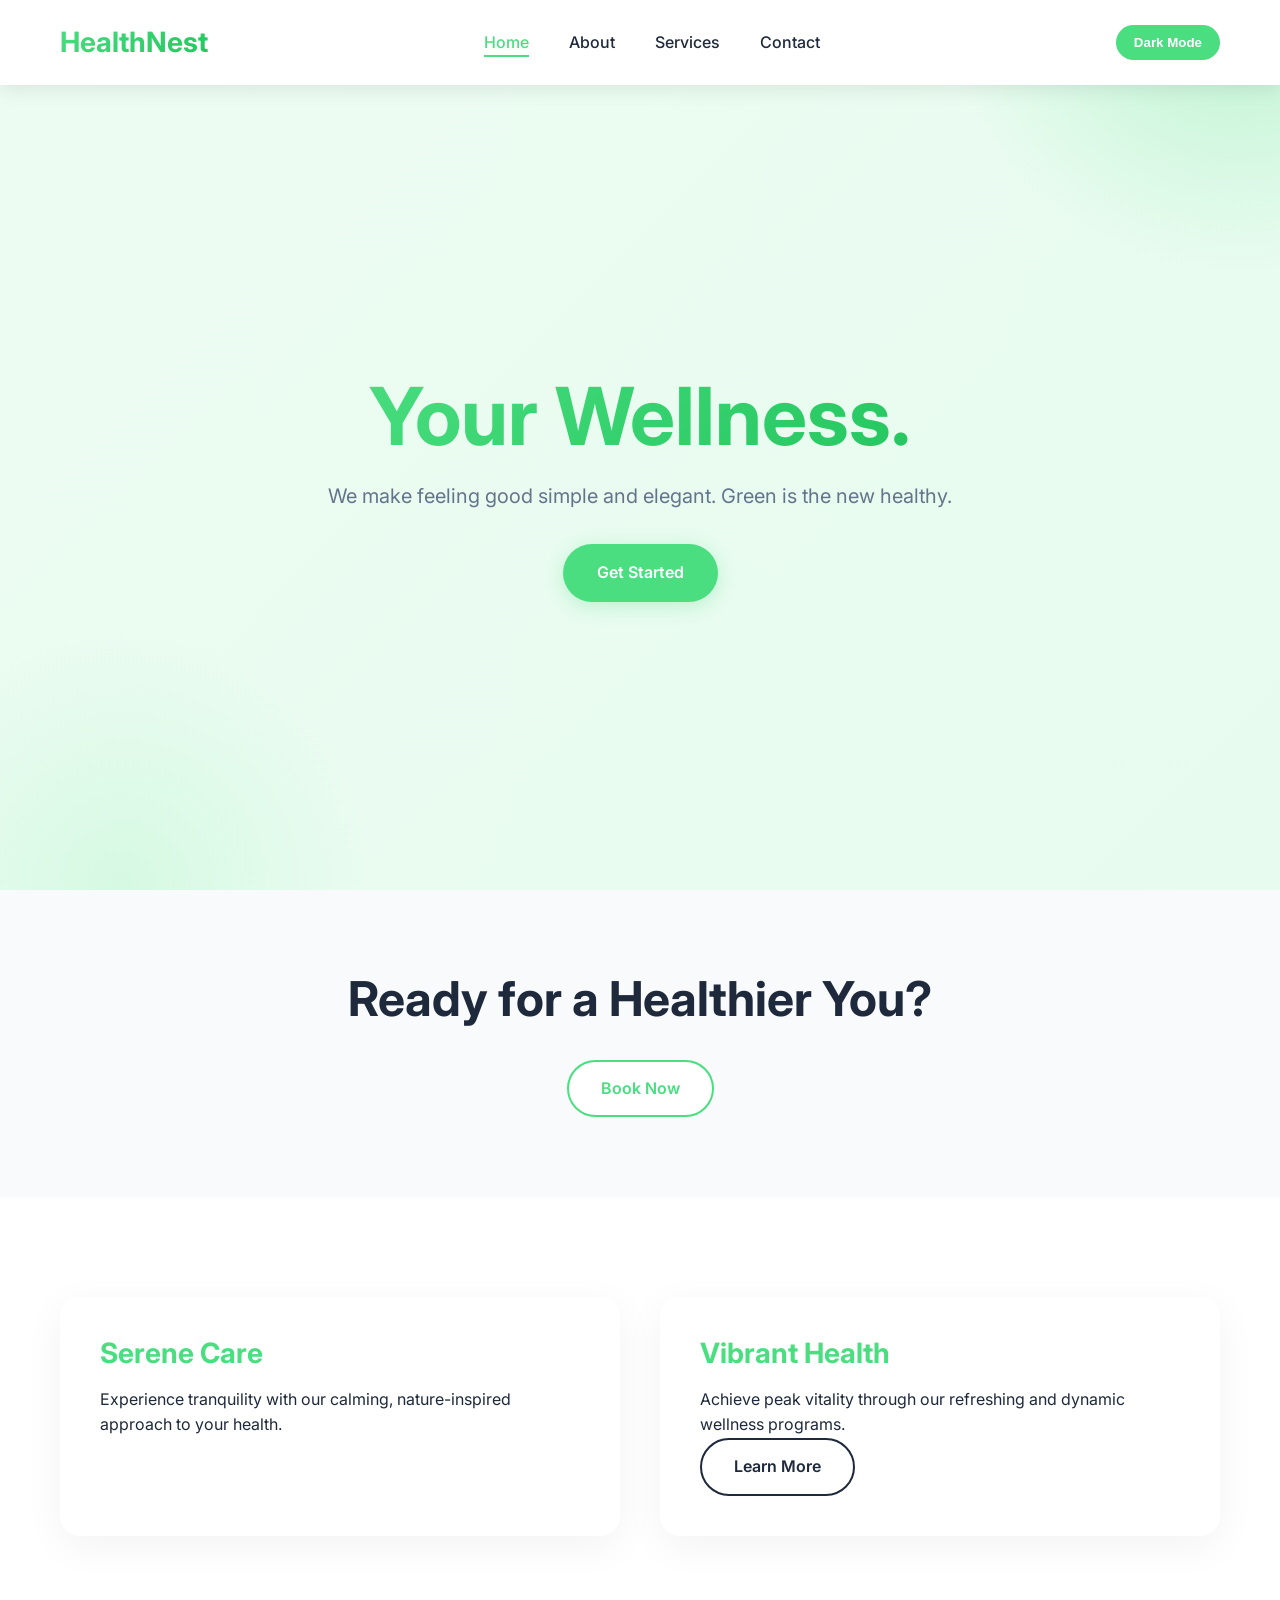
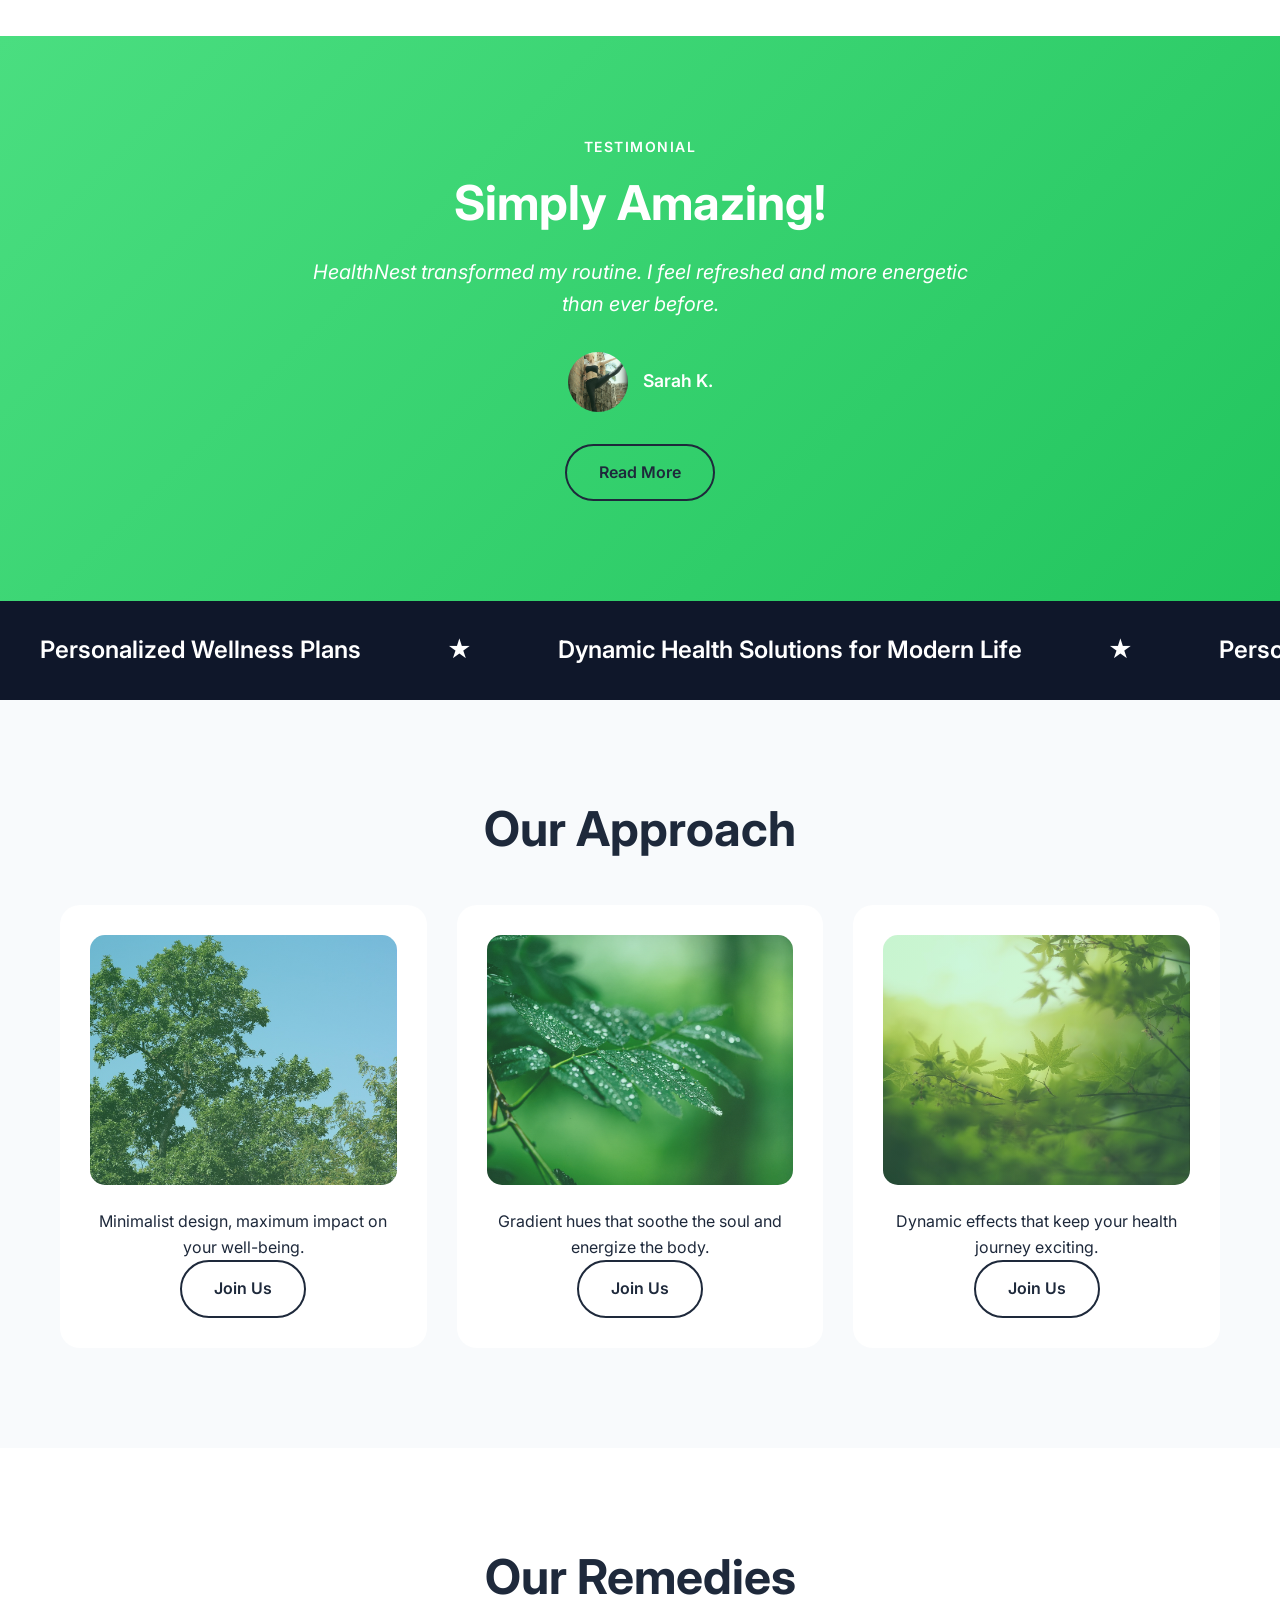
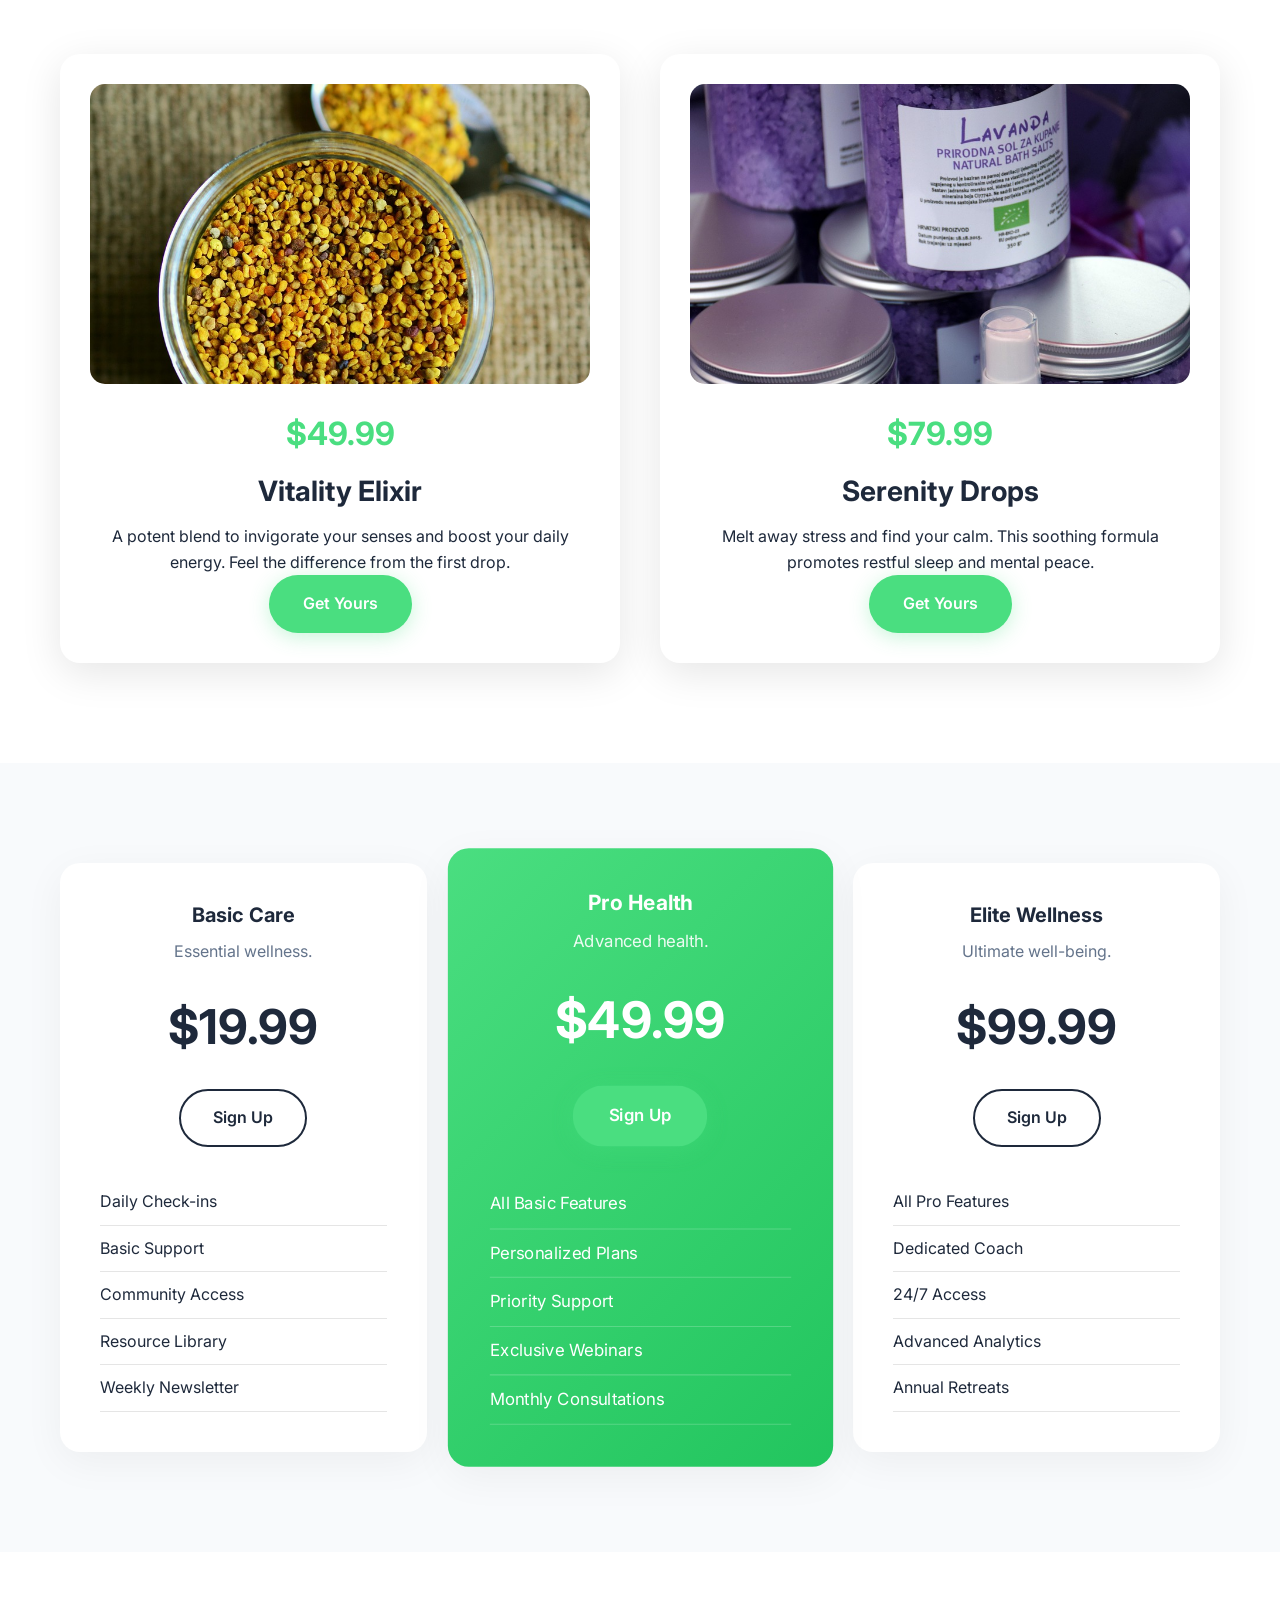
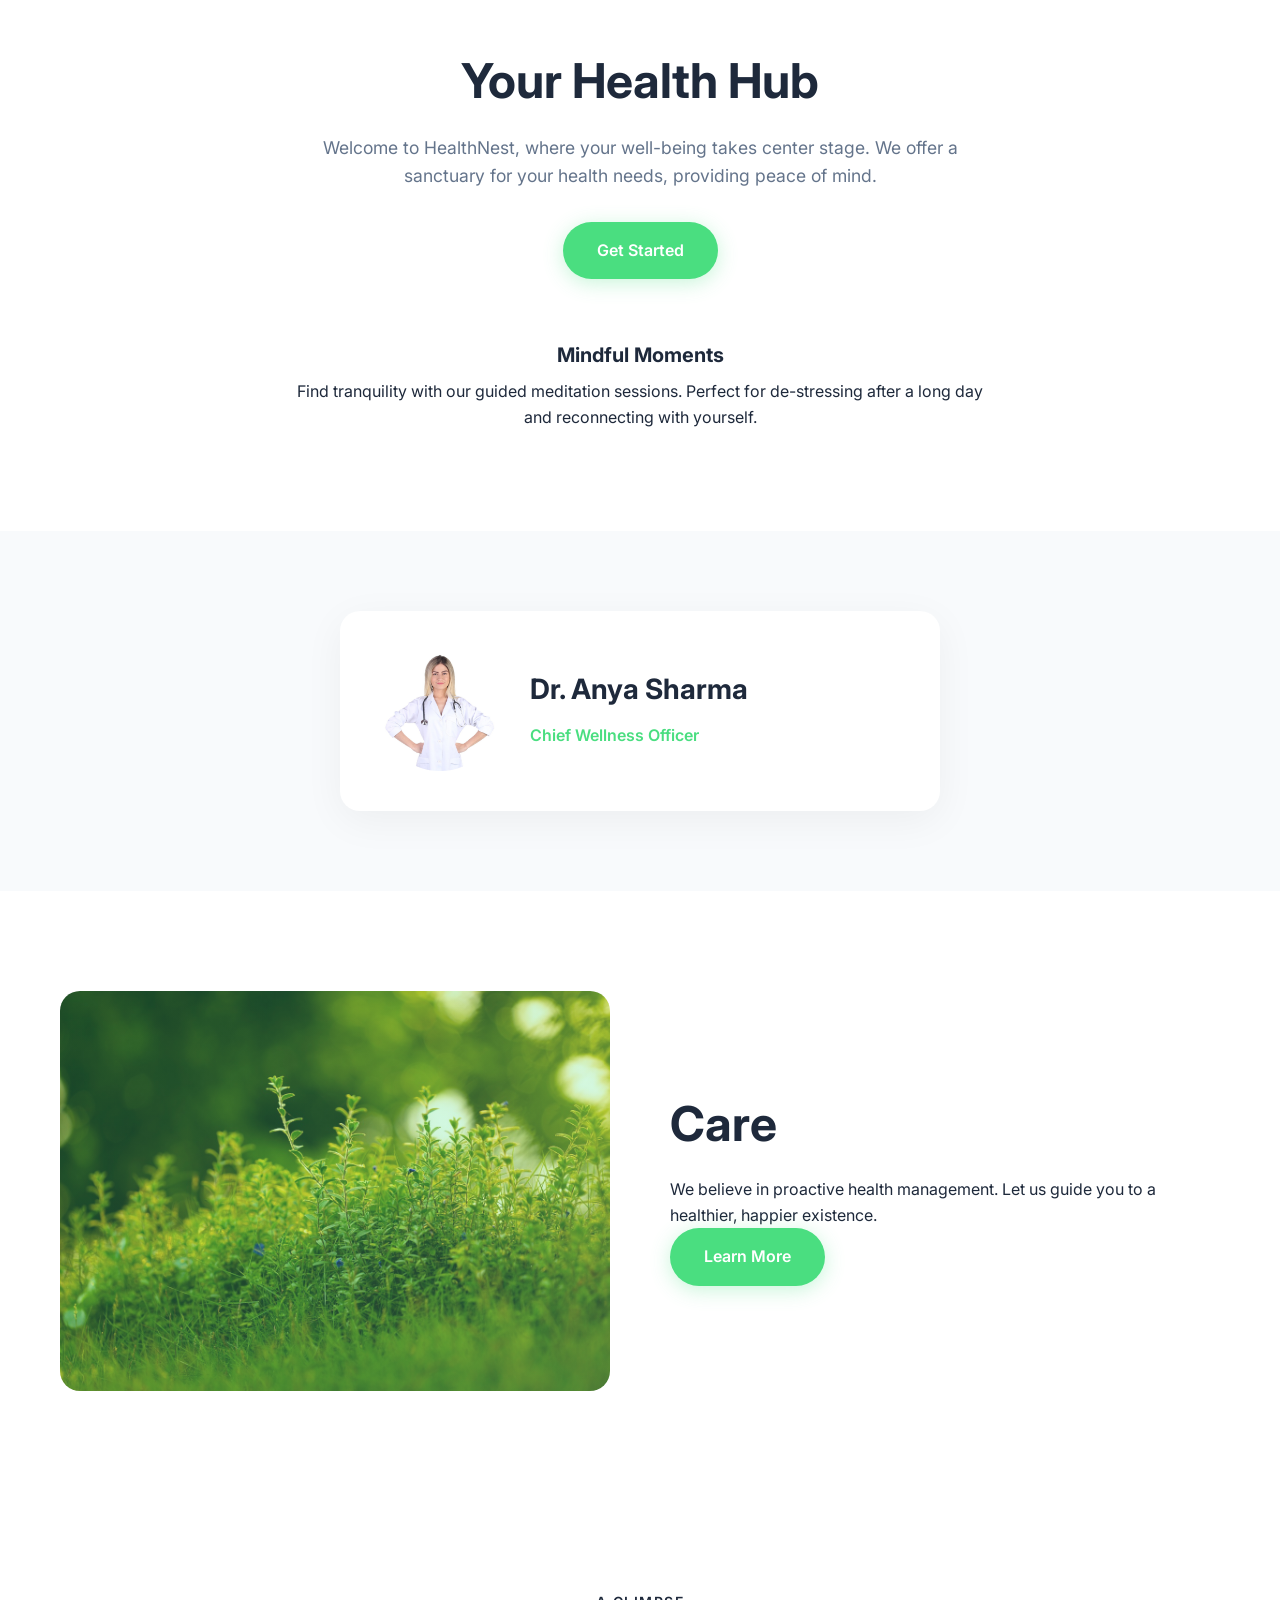
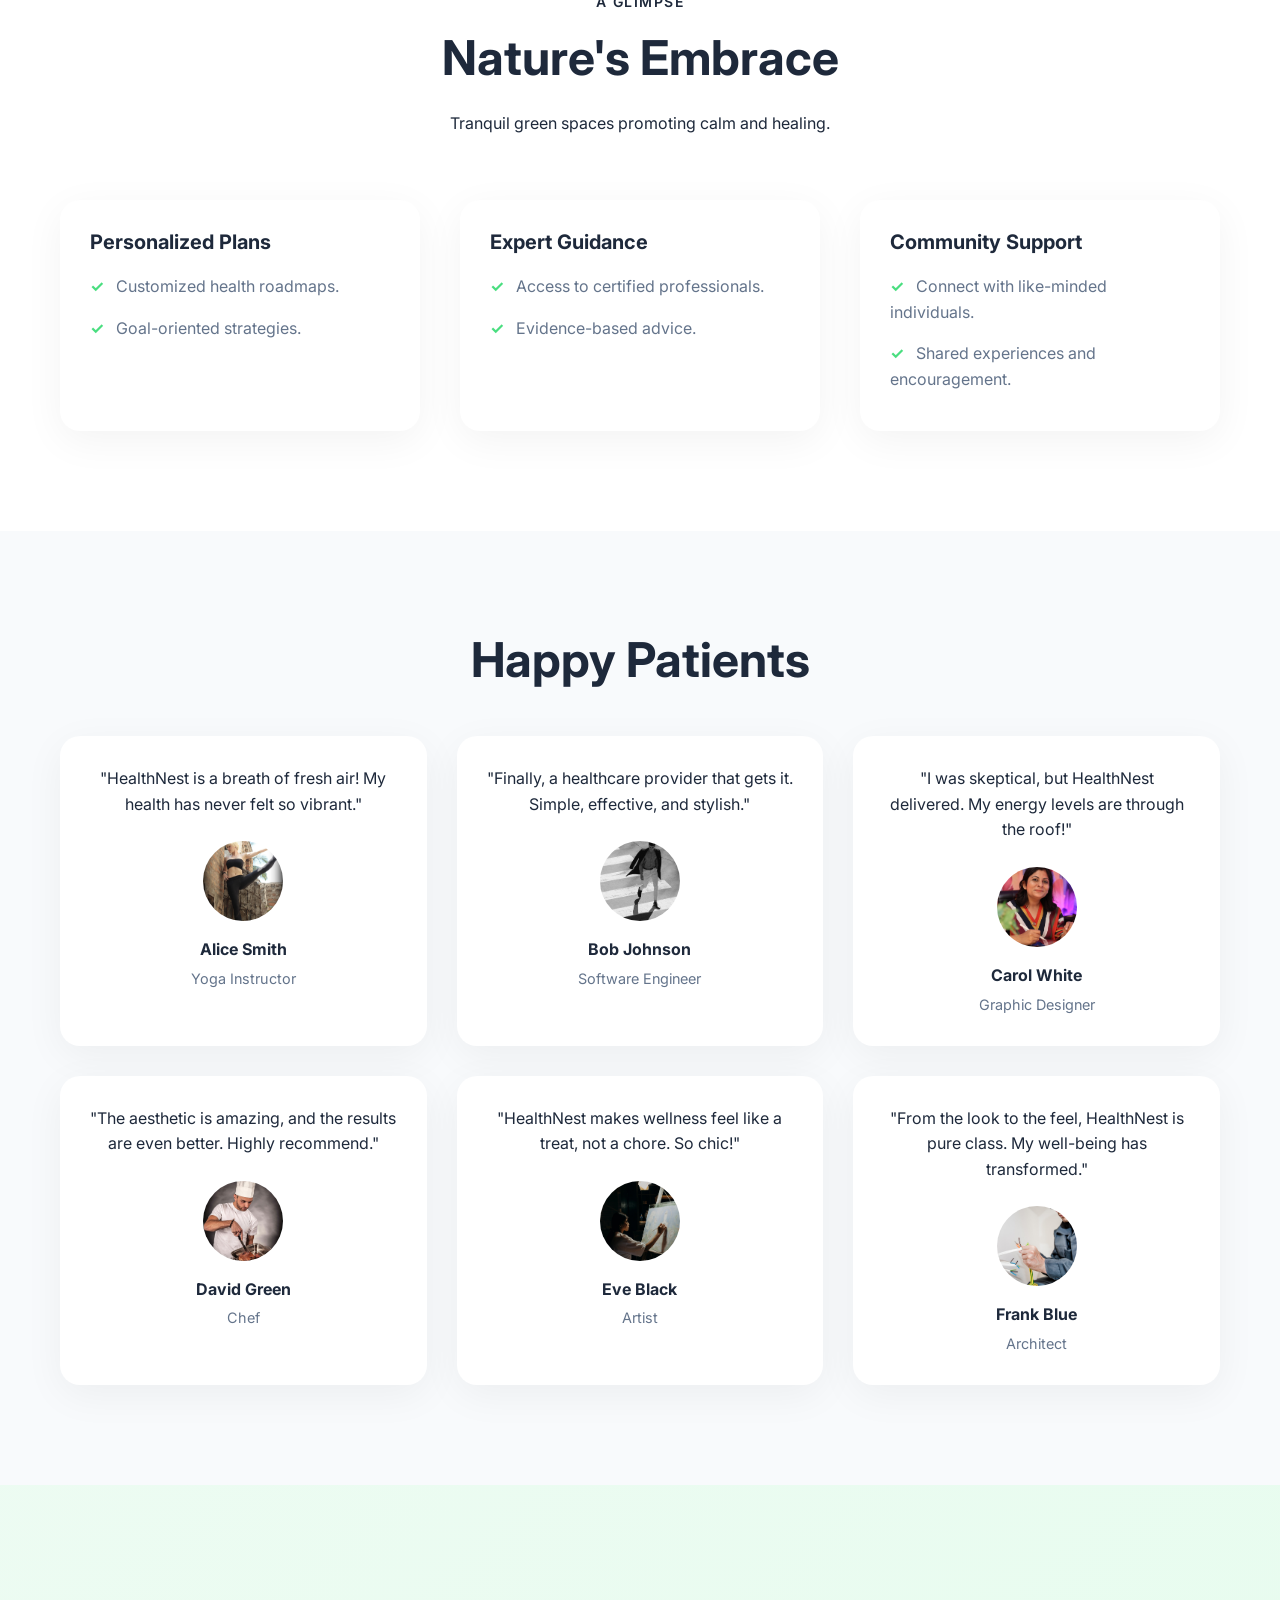
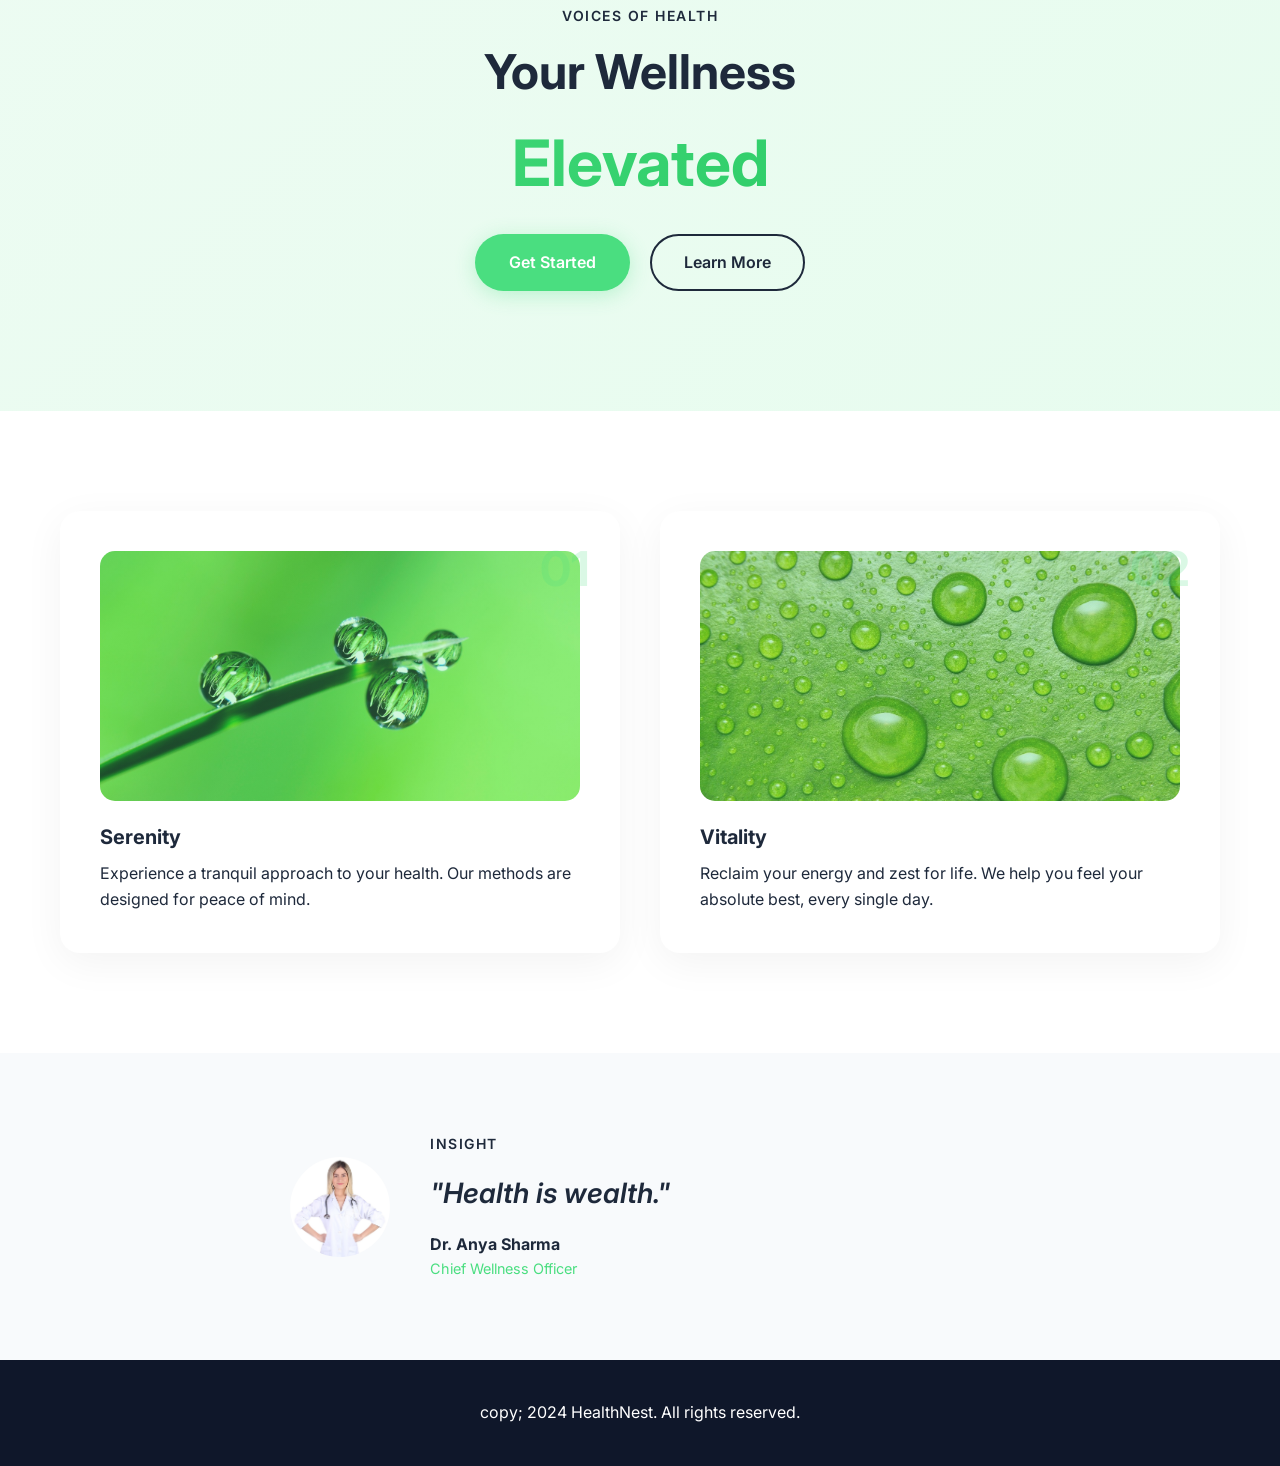
<file: index.html>
<!DOCTYPE html>
<html lang="en">
<head>
    <meta charset="UTF-8">
    <meta name="viewport" content="width=device-width, initial-scale=1.0">
    <title>HealthNest - Your Wellness</title>
    <link rel="stylesheet" href="capstone.css">
    <link rel="preconnect" href="https://fonts.googleapis.com">
    <link rel="preconnect" href="https://fonts.gstatic.com" crossorigin>
    <link href="https://fonts.googleapis.com/css2?family=Inter:wght@300;400;500;600;700&display=swap" rel="stylesheet">
</head>
<body>
    <!-- navbar section -->
<nav class="navbar">
    <div class="container nav-container">
        <a href="index.html" class="logo">HealthNest</a>
        <ul class="nav-menu">
            <li><a href="index.html" class="nav-link active">Home</a></li>
            <li><a href="about-us.html" class="nav-link">About</a></li>
            <li><a href="services.html" class="nav-link">Services</a></li>
            <li><a href="contact.html" class="nav-link">Contact</a></li>
        </ul>

        <button id="theme-toggle" class="theme-btn">Dark Mode</button>
    </div>
</nav>


    <!-- hero section -->
    <header class="hero">
        <div class="container">
            <h1 class="hero-title">Your Wellness.</h1>
            <p class="hero-subtitle">We make feeling good simple and elegant. Green is the new healthy.</p>
            <a href="#" class="btn btn-primary">Get Started</a>
        </div>
    </header>
    <!-- below hero section -->
    <section class="cta-section">
        <div class="container">
            <h2>Ready for a Healthier You?</h2>
            <a href="#" class="btn btn-secondary">Book Now</a>
        </div>
    </section>

    <!-- service cards -->
    <section class="services">
        <div class="container">
            <div class="service-grid">
                <div class="service-card">
                    <h3>Serene Care</h3>
                    <p>Experience tranquility with our calming, nature-inspired approach to your health.</p>
                </div>
                <div class="service-card">
                    <h3>Vibrant Health</h3>
                    <p>Achieve peak vitality through our refreshing and dynamic wellness programs.</p>
                    <a href="#" class="btn btn-outline">Learn More</a>
                </div>
            </div>
        </div>
    </section>

    <!-- testimonial section -->
    <section class="testimonial-featured">
        <div class="container">
            <p class="label">Testimonial</p>
            <h2>Simply Amazing!</h2>
            <p class="quote">HealthNest transformed my routine. I feel refreshed and more energetic than ever before.</p>
            <div class="testimonial-author">
                <div class="author-image"></div>
                <p class="author-name">Sarah K.</p>
            </div>
            <a href="#" class="btn btn-outline">Read More</a>
        </div>
    </section>

    <!-- below testimonial -->
    <section class="marquee-section">
        <div class="marquee">
            <div class="marquee-content">
                <span>Personalized Wellness Plans</span>
                <span>★</span>
                <span>Dynamic Health Solutions for Modern Life</span>
                <span>★</span>
                <span>Personalized Wellness Plans</span>
                <span>★</span>
                <span>Dynamic Health Solutions for Modern Life</span>
                <span>★</span>
            </div>
        </div>
    </section>

    <!-- our approach section -->
    <section class="approach">
        <div class="container">
            <h2>Our Approach</h2>
            <div class="approach-grid">
                <div class="approach-card">
                    <div class="approach-image gradient-1"></div>
                    <p>Minimalist design, maximum impact on your well-being.</p>
                    <a href="#" class="btn btn-outline">Join Us</a>
                </div>
                <div class="approach-card">
                    <div class="approach-image gradient-2"></div>
                    <p>Gradient hues that soothe the soul and energize the body.</p>
                    <a href="#" class="btn btn-outline">Join Us</a>
                </div>
                <div class="approach-card">
                    <div class="approach-image gradient-3"></div>
                    <p>Dynamic effects that keep your health journey exciting.</p>
                    <a href="#" class="btn btn-outline">Join Us</a>
                </div>
            </div>
        </div>
    </section>

    <!-- products section -->
    <section class="products">
        <div class="container">
            <h2>Our Remedies</h2>
            <div class="product-grid">
                <div class="product-card">
                    <div class="product-image nature-1"></div>
                    <p class="product-price">$49.99</p>
                    <h3>Vitality Elixir</h3>
                    <p>A potent blend to invigorate your senses and boost your daily energy. Feel the difference from the first drop.</p>
                    <a href="#" class="btn btn-primary">Get Yours</a>
                </div>
                <div class="product-card">
                    <div class="product-image nature-2"></div>
                    <p class="product-price">$79.99</p>
                    <h3>Serenity Drops</h3>
                    <p>Melt away stress and find your calm. This soothing formula promotes restful sleep and mental peace.</p>
                    <a href="#" class="btn btn-primary">Get Yours</a>
                </div>
            </div>
        </div>
    </section>

    <!-- prizing cards section -->
    <section class="pricing">
        <div class="container">
            <div class="pricing-grid">
                <div class="pricing-card">
                    <h4>Basic Care</h4>
                    <p class="pricing-subtitle">Essential wellness.</p>
                    <p class="pricing-amount">$19.99</p>
                    <a href="#" class="btn btn-outline">Sign Up</a>
                    <ul class="pricing-features">
                        <li>Daily Check-ins</li>
                        <li>Basic Support</li>
                        <li>Community Access</li>
                        <li>Resource Library</li>
                        <li>Weekly Newsletter</li>
                    </ul>
                </div>
                <div class="pricing-card featured">
                    <h4>Pro Health</h4>
                    <p class="pricing-subtitle">Advanced health.</p>
                    <p class="pricing-amount">$49.99</p>
                    <a href="#" class="btn btn-primary">Sign Up</a>
                    <ul class="pricing-features">
                        <li>All Basic Features</li>
                        <li>Personalized Plans</li>
                        <li>Priority Support</li>
                        <li>Exclusive Webinars</li>
                        <li>Monthly Consultations</li>
                    </ul>
                </div>
                <div class="pricing-card">
                    <h4>Elite Wellness</h4>
                    <p class="pricing-subtitle">Ultimate well-being.</p>
                    <p class="pricing-amount">$99.99</p>
                    <a href="#" class="btn btn-outline">Sign Up</a>
                    <ul class="pricing-features">
                        <li>All Pro Features</li>
                        <li>Dedicated Coach</li>
                        <li>24/7 Access</li>
                        <li>Advanced Analytics</li>
                        <li>Annual Retreats</li>
                    </ul>
                </div>
            </div>
        </div>
    </section>

    <!-- health hub section -->
    <section class="health-hub">
        <div class="container">
            <h2>Your Health Hub</h2>
            <p class="hub-description">Welcome to HealthNest, where your well-being takes center stage. We offer a sanctuary for your health needs, providing peace of mind.</p>
            <a href="#" class="btn btn-primary">Get Started</a>
            <div class="mindful-section">
                <h4>Mindful Moments</h4>
                <p>Find tranquility with our guided meditation sessions. Perfect for de-stressing after a long day and reconnecting with yourself.</p>
            </div>
        </div>
    </section>

    <!-- doctor card -->
    <section class="team">
        <div class="container">
            <div class="team-card">
                <div class="team-image"></div>
                <div class="team-info">
                    <h3>Dr. Anya Sharma</h3>
                    <p class="team-role">Chief Wellness Officer</p>
                </div>
            </div>
        </div>
    </section>

    <!-- care section -->
    <section class="care-section">
        <div class="container">
            <div class="care-content">
                <div class="care-image nature-bg"></div>
                <div class="care-text">
                    <h2>Care</h2>
                    <p>We believe in proactive health management. Let us guide you to a healthier, happier existence.</p>
                    <a href="#" class="btn btn-primary">Learn More</a>
                </div>
            </div>
        </div>
    </section>

    <!-- <section class="holistic-health">
        <div class="container">
            <div class="section-header">
                <p class="label">Our Approach</p>
                <h2>Holistic Health Solutions</h2>
                <p>Experience comprehensive care designed for your unique needs. We focus on prevention and lasting well-being.</p>
            </div>
            <div class="tabs">
                <input type="radio" name="health-tabs" id="tab1" checked>
                <input type="radio" name="health-tabs" id="tab2">
                <input type="radio" name="health-tabs" id="tab3">
                <input type="radio" name="health-tabs" id="tab4">
                <input type="radio" name="health-tabs" id="tab5">
                <input type="radio" name="health-tabs" id="tab6">
                
                <div class="tab-labels">
                    <label for="tab1">Nutrition</label>
                    <label for="tab2">Fitness</label>
                    <label for="tab3">Mental</label>
                    <label for="tab4">Sleep</label>
                    <label for="tab5">Recovery</label>
                    <label for="tab6">Prevention</label>
                </div>
                
                <div class="tab-content">
                    <div class="tab-panel">
                        <div class="tab-image nature-3"></div>
                        <p>Tailored dietary plans to fuel your body optimally. We focus on whole foods and sustainable eating habits.</p>
                    </div>
                    <div class="tab-panel">
                        <div class="tab-image nature-4"></div>
                        <p>Personalized fitness routines that adapt to your progress and goals. Get stronger and more agile with expert guidance.</p>
                    </div>
                    <div class="tab-panel">
                        <div class="tab-image nature-5"></div>
                        <p>Techniques and support for emotional balance and mental clarity. Cultivate inner peace and resilience.</p>
                    </div>
                    <div class="tab-panel">
                        <div class="tab-image nature-6"></div>
                        <p>Strategies for achieving deep, restorative sleep. Wake up feeling refreshed and energized every single day.</p>
                    </div>
                    <div class="tab-panel">
                        <div class="tab-image nature-7"></div>
                        <p>Advanced methods for faster and more effective physical recovery. Get back to your best self quickly.</p>
                    </div>
                    <div class="tab-panel">
                        <div class="tab-image nature-8"></div>
                        <p>Proactive strategies to maintain peak health and prevent future issues. Stay ahead of potential health concerns.</p>
                    </div>
                </div>
            </div>
        </div>
    </section> -->

    <!-- glimpse section -->
    <section class="features">
        <div class="container">
            <div class="section-header">
                <p class="label">A Glimpse</p>
                <h2>Nature's Embrace</h2>
                <p>Tranquil green spaces promoting calm and healing.</p>
            </div>
            <div class="features-grid">
                <div class="feature-card">
                    <h4>Personalized Plans</h4>
                    <ul>
                        <li>Customized health roadmaps.</li>
                        <li>Goal-oriented strategies.</li>
                    </ul>
                </div>
                <div class="feature-card">
                    <h4>Expert Guidance</h4>
                    <ul>
                        <li>Access to certified professionals.</li>
                        <li>Evidence-based advice.</li>
                    </ul>
                </div>
                <div class="feature-card">
                    <h4>Community Support</h4>
                    <ul>
                        <li>Connect with like-minded individuals.</li>
                        <li>Shared experiences and encouragement.</li>
                    </ul>
                </div>
            </div>
        </div>
    </section>

    <!-- happy patients section -->
    <section class="testimonials">
        <div class="container">
            <h2>Happy Patients</h2>
            <div class="testimonials-grid">
                <div class="testimonial-card">
                    <p>"HealthNest is a breath of fresh air! My health has never felt so vibrant."</p>
                    <div class="testimonial-avatar avatar-1"></div>
                    <p class="testimonial-name"><strong>Alice Smith</strong></p>
                    <p class="testimonial-role">Yoga Instructor</p>
                </div>
                <div class="testimonial-card">
                    <p>"Finally, a healthcare provider that gets it. Simple, effective, and stylish."</p>
                    <div class="testimonial-avatar avatar-2"></div>
                    <p class="testimonial-name"><strong>Bob Johnson</strong></p>
                    <p class="testimonial-role">Software Engineer</p>
                </div>
                <div class="testimonial-card">
                    <p>"I was skeptical, but HealthNest delivered. My energy levels are through the roof!"</p>
                    <div class="testimonial-avatar avatar-3"></div>
                    <p class="testimonial-name"><strong>Carol White</strong></p>
                    <p class="testimonial-role">Graphic Designer</p>
                </div>
                <div class="testimonial-card">
                    <p>"The aesthetic is amazing, and the results are even better. Highly recommend."</p>
                    <div class="testimonial-avatar avatar-4"></div>
                    <p class="testimonial-name"><strong>David Green</strong></p>
                    <p class="testimonial-role">Chef</p>
                </div>
                <div class="testimonial-card">
                    <p>"HealthNest makes wellness feel like a treat, not a chore. So chic!"</p>
                    <div class="testimonial-avatar avatar-5"></div>
                    <p class="testimonial-name"><strong>Eve Black</strong></p>
                    <p class="testimonial-role">Artist</p>
                </div>
                <div class="testimonial-card">
                    <p>"From the look to the feel, HealthNest is pure class. My well-being has transformed."</p>
                    <div class="testimonial-avatar avatar-6"></div>
                    <p class="testimonial-name"><strong>Frank Blue</strong></p>
                    <p class="testimonial-role">Architect</p>
                </div>
            </div>
        </div>
    </section>

    <!-- voices of health section -->
    <section class="final-cta">
        <div class="container">
            <p class="label">Voices of Health</p>
            <h2>Your Wellness</h2>
            <h3 class="cta-highlight">Elevated</h3>
            <div class="cta-buttons">
                <a href="#" class="btn btn-primary">Get Started</a>
                <a href="#" class="btn btn-outline">Learn More</a>
            </div>
        </div>
    </section>

    <!-- wellness-steps cards -->
    <section class="wellness-steps">
        <div class="container">
            <div class="steps-grid">
                <div class="step-card">
                    <div class="step-image step-1"></div>
                    <h4>Serenity</h4>
                    <span class="step-number">01</span>
                    <p>Experience a tranquil approach to your health. Our methods are designed for peace of mind.</p>
                </div>
                <div class="step-card">
                    <div class="step-image step-2"></div>
                    <h4>Vitality</h4>
                    <span class="step-number">02</span>
                    <p>Reclaim your energy and zest for life. We help you feel your absolute best, every single day.</p>
                </div>
            </div>
        </div>
    </section>

    <!-- before footer section-->
    <section class="insight">
        <div class="container">
            <div class="insight-content">
                <div class="insight-avatar"></div>
                <div class="insight-text">
                    <p class="label">Insight</p>
                    <p class="insight-quote">"Health is wealth."</p>
                    <p class="insight-author"><strong>Dr. Anya Sharma</strong></p>
                    <p class="insight-role">Chief Wellness Officer</p>
                </div>
            </div>
        </div>
    </section>

    <!-- footer section -->
    <footer class="footer">
        <div class="container">
            <p>copy; 2024 HealthNest. All rights reserved.</p>
        </div>
    </footer>
    <script src="./capstone.js"></script>
</body>
</html>
</file>
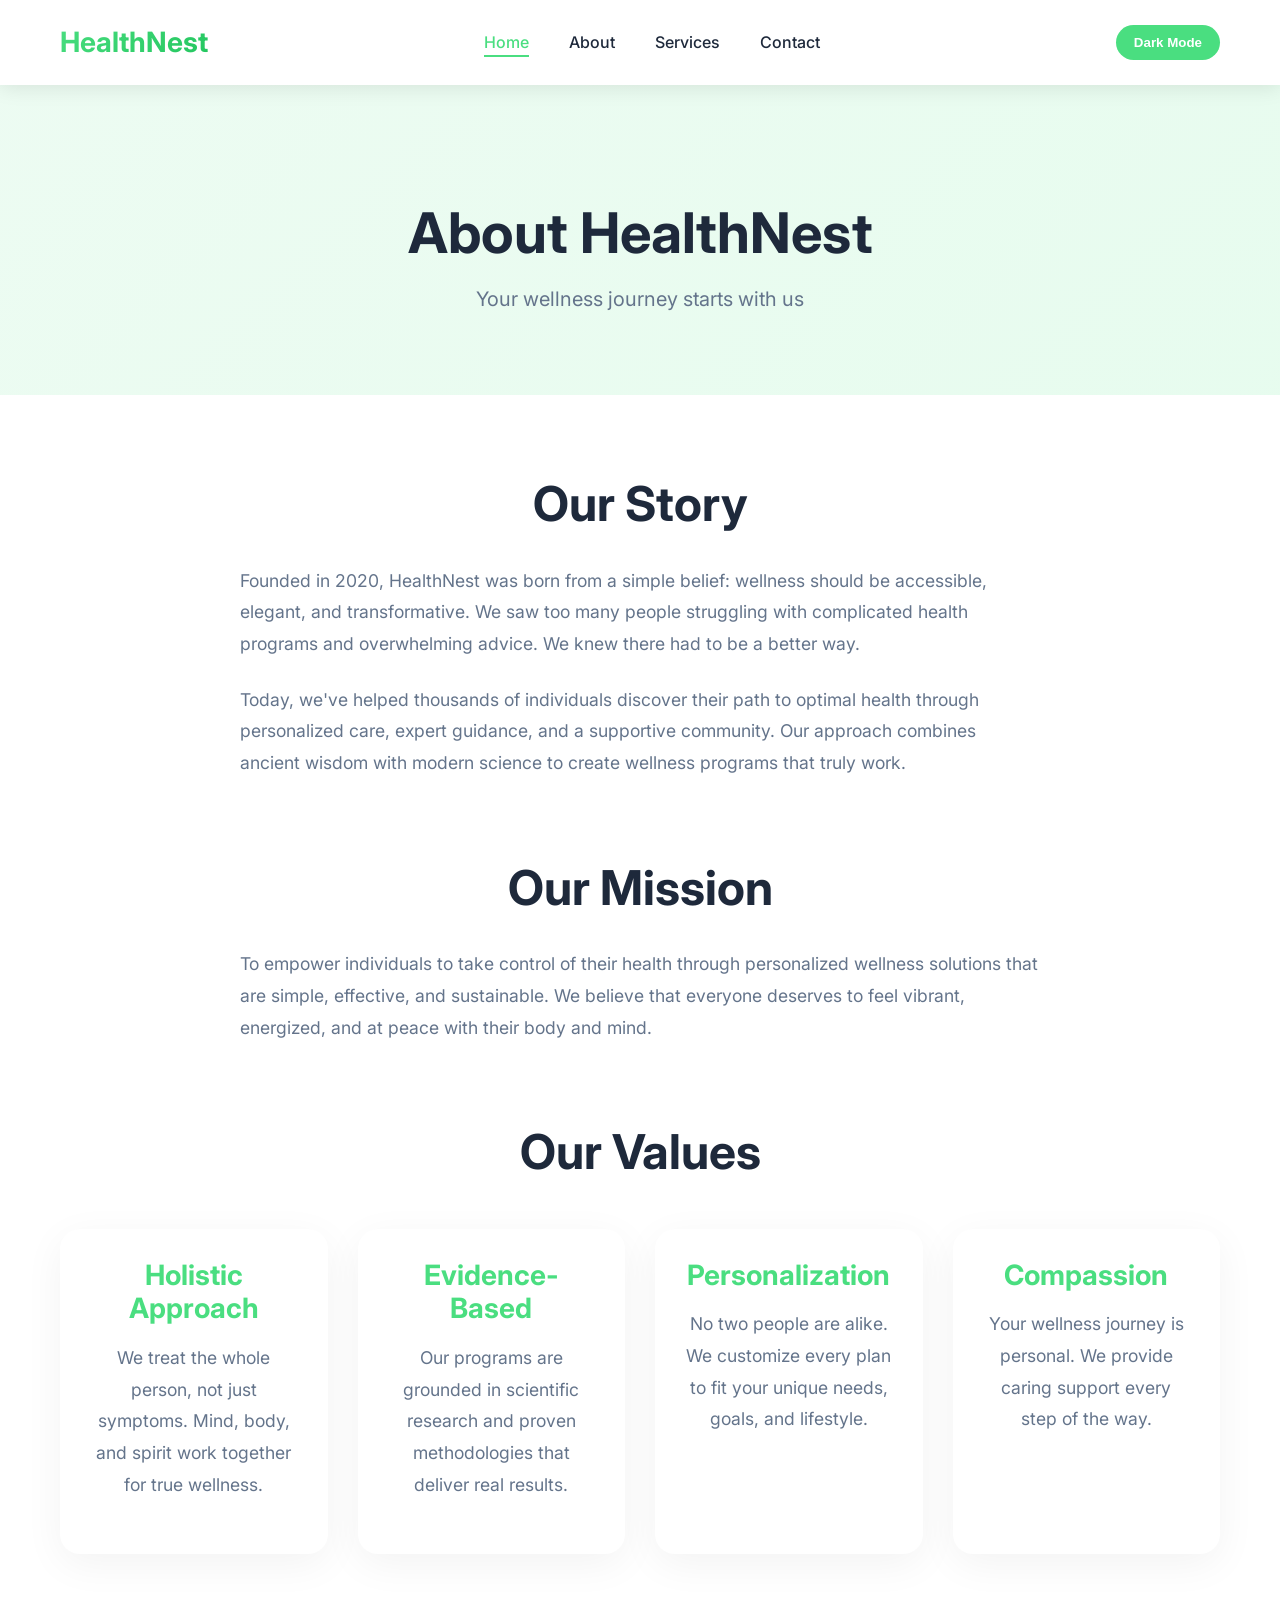
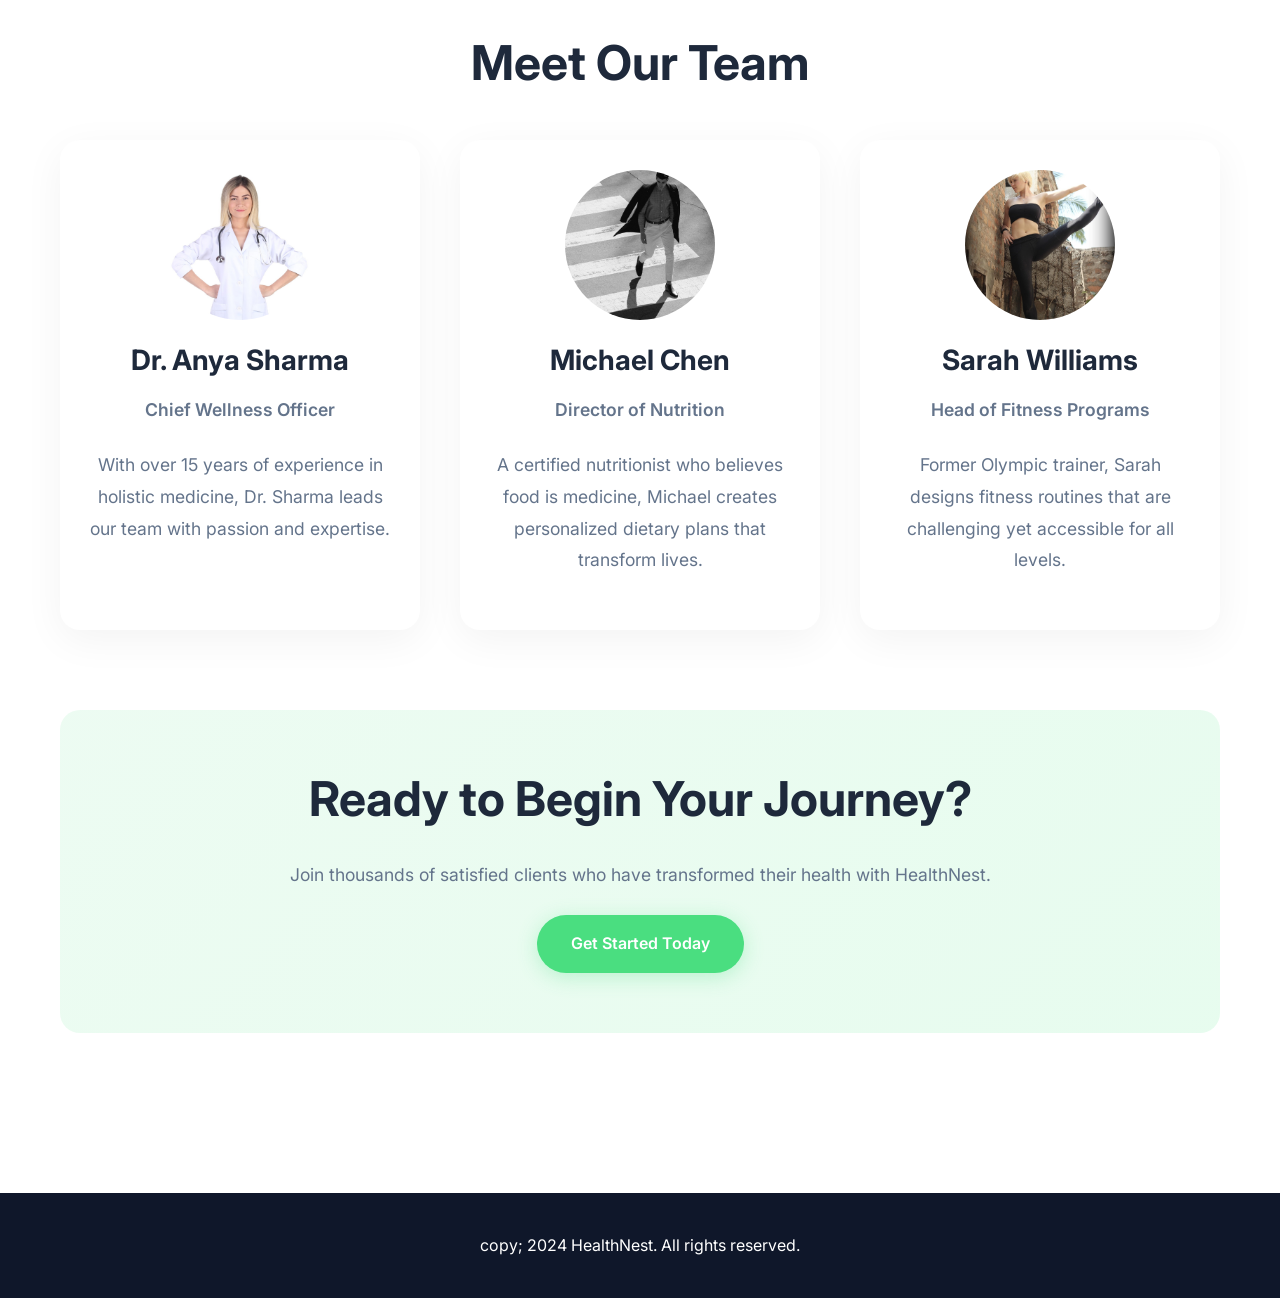
<file: about-us.html>
<!DOCTYPE html>
<html lang="en">
<head>
    <meta charset="UTF-8">
    <meta name="viewport" content="width=device-width, initial-scale=1.0">
    <title>About Us - HealthNest</title>
    <link rel="stylesheet" href="capstone.css">
    <link rel="preconnect" href="https://fonts.googleapis.com">
    <link rel="preconnect" href="https://fonts.gstatic.com" crossorigin>
    <link href="https://fonts.googleapis.com/css2?family=Inter:wght@300;400;500;600;700&display=swap" rel="stylesheet">
</head>
<body>
    <nav class="navbar">
      <div class="container nav-container">
        <a href="index.html" class="logo">HealthNest</a>
        <ul class="nav-menu">
          <li><a href="index.html" class="nav-link active">Home</a></li>
          <li><a href="about-us.html" class="nav-link">About</a></li>
          <li><a href="services.html" class="nav-link">Services</a></li>
          <li><a href="contact.html" class="nav-link">Contact</a></li>
        </ul>

        <button id="theme-toggle" class="theme-btn">Dark Mode</button>
      </div>
    </nav>

    <section class="page-hero">
        <div class="container">
            <h1>About HealthNest</h1>
            <p class="subtitle">Your wellness journey starts with us</p>
        </div>
    </section>

    <section class="about-content">
        <div class="container">
            <div class="about-section">
                <h2>Our Story</h2>
                <p>Founded in 2020, HealthNest was born from a simple belief: wellness should be accessible, elegant, and transformative. We saw too many people struggling with complicated health programs and overwhelming advice. We knew there had to be a better way.</p>
                <p>Today, we've helped thousands of individuals discover their path to optimal health through personalized care, expert guidance, and a supportive community. Our approach combines ancient wisdom with modern science to create wellness programs that truly work.</p>
            </div>

            <div class="about-section">
                <h2>Our Mission</h2>
                <p>To empower individuals to take control of their health through personalized wellness solutions that are simple, effective, and sustainable. We believe that everyone deserves to feel vibrant, energized, and at peace with their body and mind.</p>
            </div>

            <div class="about-section">
                <h2>Our Values</h2>
                <div class="values-grid">
                    <div class="value-card">
                        <h3>Holistic Approach</h3>
                        <p>We treat the whole person, not just symptoms. Mind, body, and spirit work together for true wellness.</p>
                    </div>
                    <div class="value-card">
                        <h3>Evidence-Based</h3>
                        <p>Our programs are grounded in scientific research and proven methodologies that deliver real results.</p>
                    </div>
                    <div class="value-card">
                        <h3>Personalization</h3>
                        <p>No two people are alike. We customize every plan to fit your unique needs, goals, and lifestyle.</p>
                    </div>
                    <div class="value-card">
                        <h3>Compassion</h3>
                        <p>Your wellness journey is personal. We provide caring support every step of the way.</p>
                    </div>
                </div>
            </div>

            <div class="about-section team-section">
                <h2>Meet Our Team</h2>
                <div class="team-grid">
                    <div class="team-member">
                        <div class="member-image"></div>
                        <h3>Dr. Anya Sharma</h3>
                        <p class="member-role">Chief Wellness Officer</p>
                        <p>With over 15 years of experience in holistic medicine, Dr. Sharma leads our team with passion and expertise.</p>
                    </div>
                    <div class="team-member">
                        <div class="member-image team-2"></div>
                        <h3>Michael Chen</h3>
                        <p class="member-role">Director of Nutrition</p>
                        <p>A certified nutritionist who believes food is medicine, Michael creates personalized dietary plans that transform lives.</p>
                    </div>
                    <div class="team-member">
                        <div class="member-image team-3"></div>
                        <h3>Sarah Williams</h3>
                        <p class="member-role">Head of Fitness Programs</p>
                        <p>Former Olympic trainer, Sarah designs fitness routines that are challenging yet accessible for all levels.</p>
                    </div>
                </div>
            </div>

            <div class="about-section cta-section-about">
                <h2>Ready to Begin Your Journey?</h2>
                <p>Join thousands of satisfied clients who have transformed their health with HealthNest.</p>
                <a href="contact.html" class="btn btn-primary">Get Started Today</a>
            </div>
        </div>
    </section>

    <footer class="footer">
        <div class="container">
            <p>copy; 2024 HealthNest. All rights reserved.</p>
        </div>
    </footer>
        <script src="./capstone.js"></script>

</body>
</html>
</file>
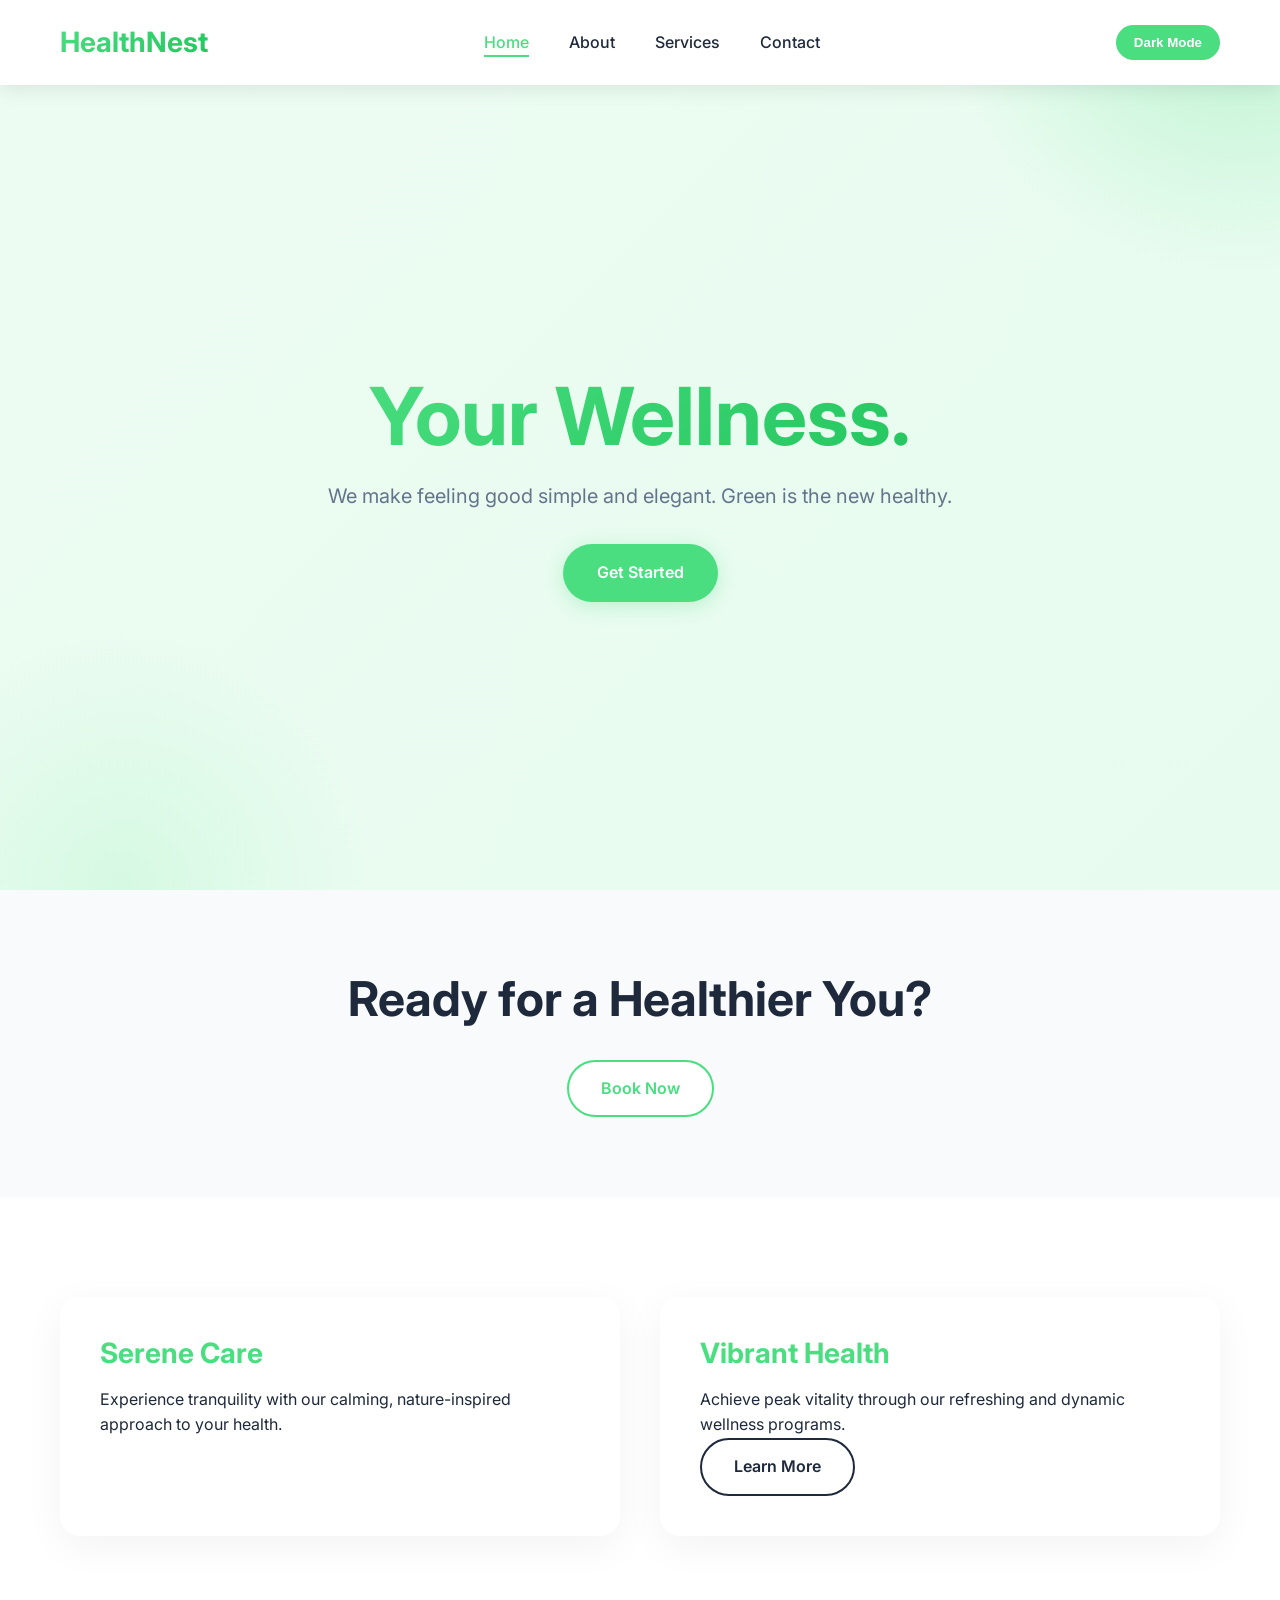
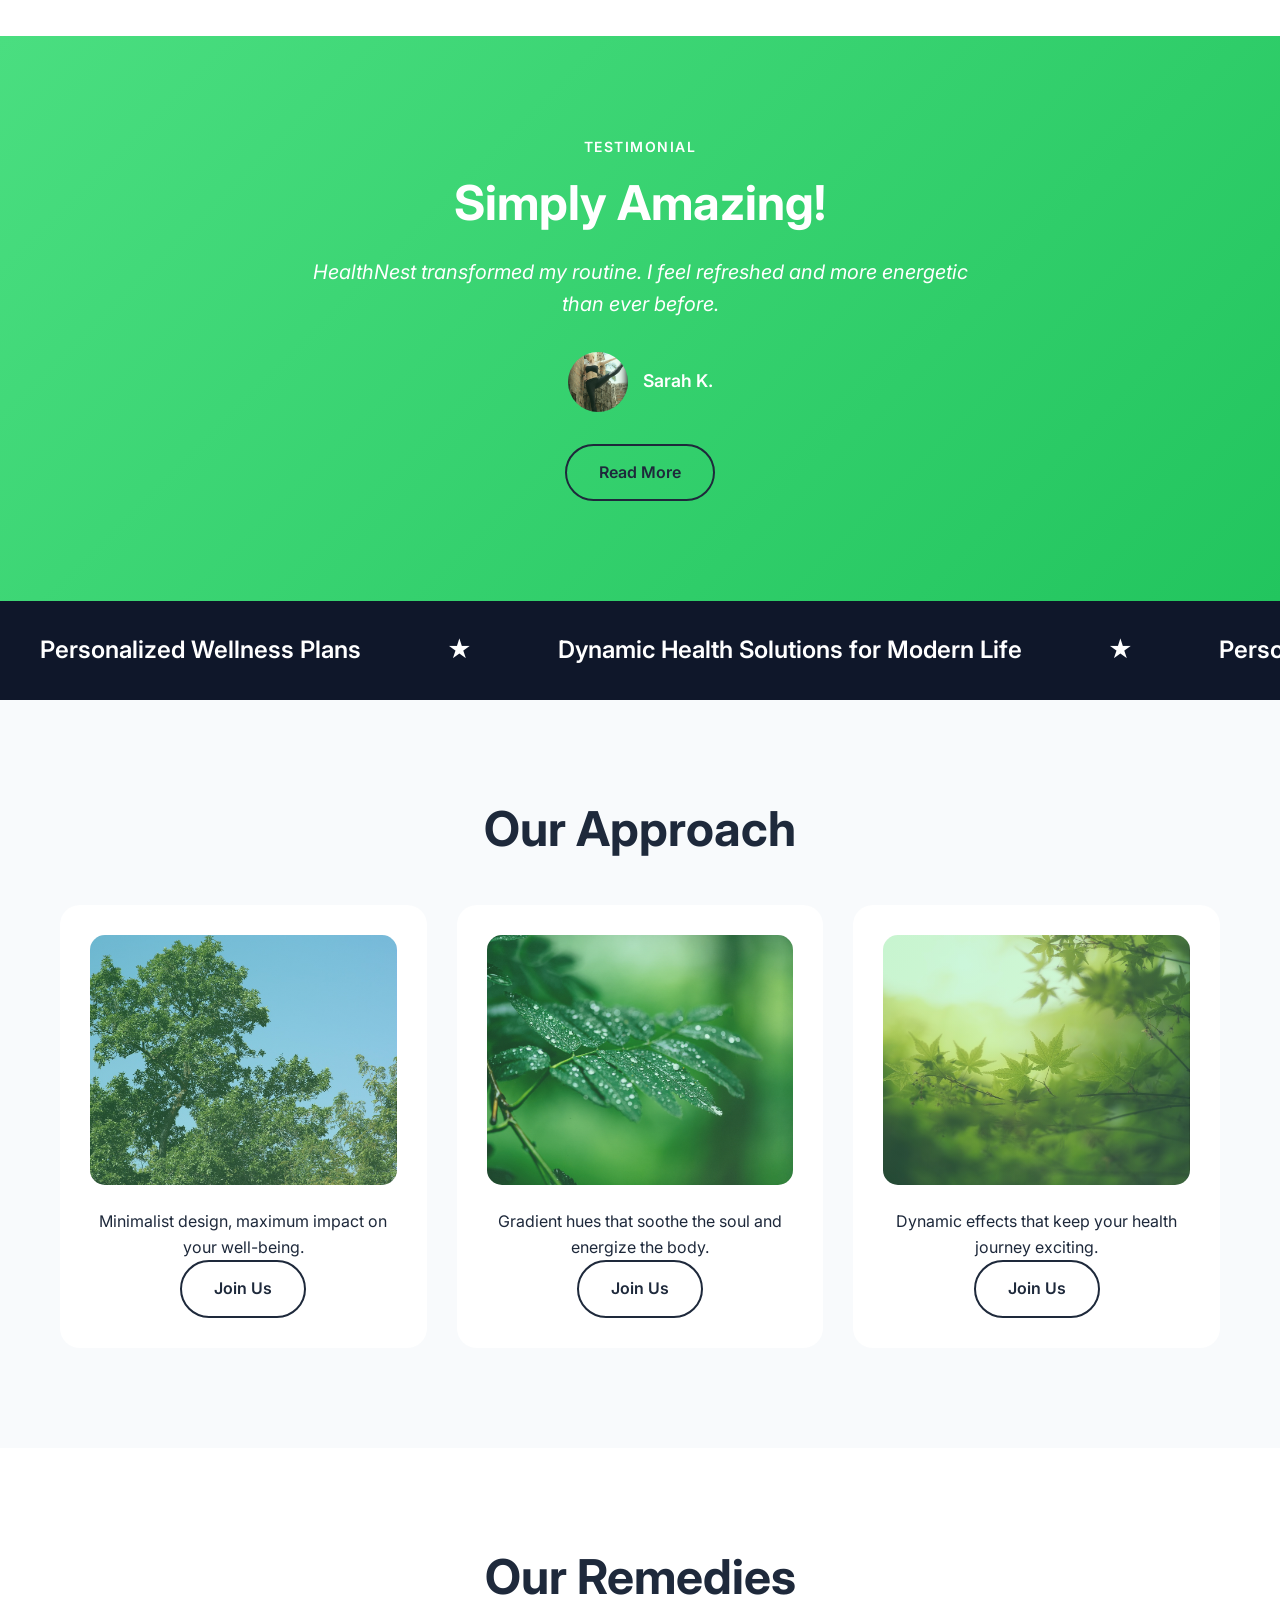
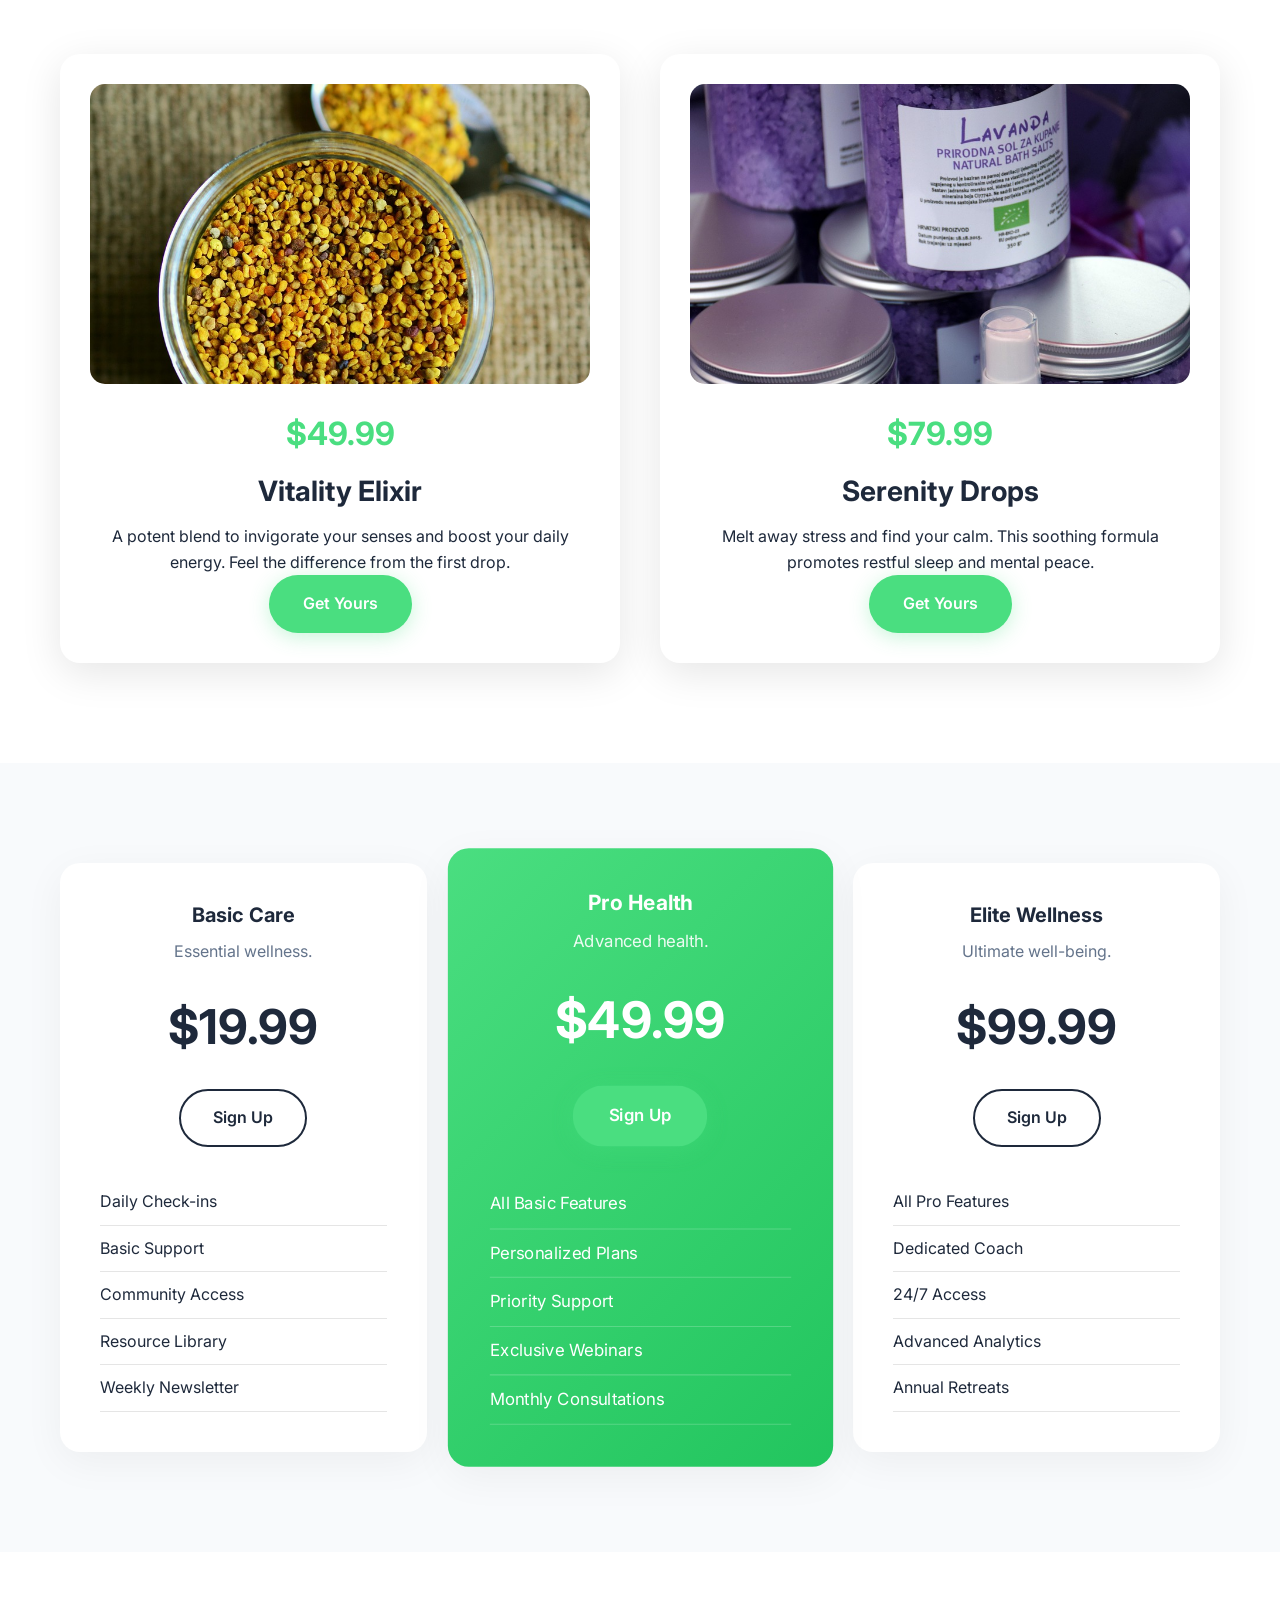
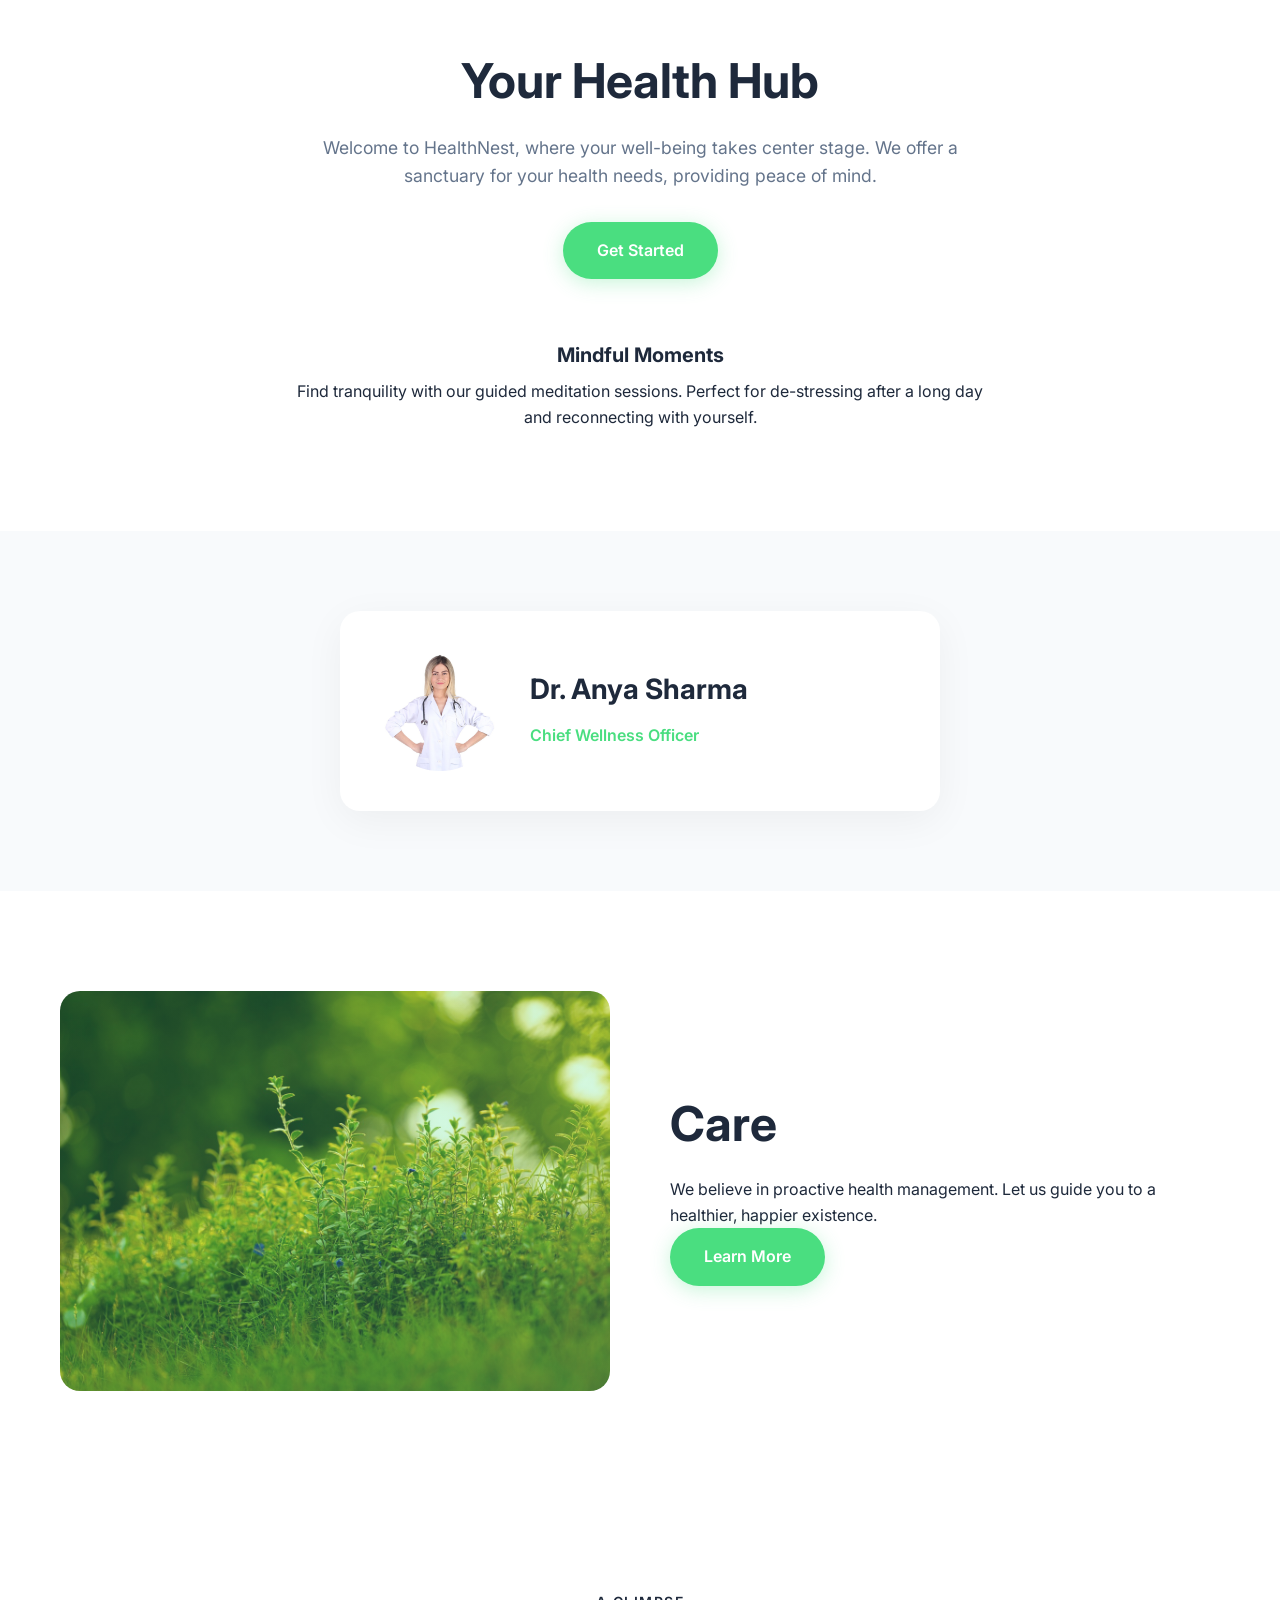
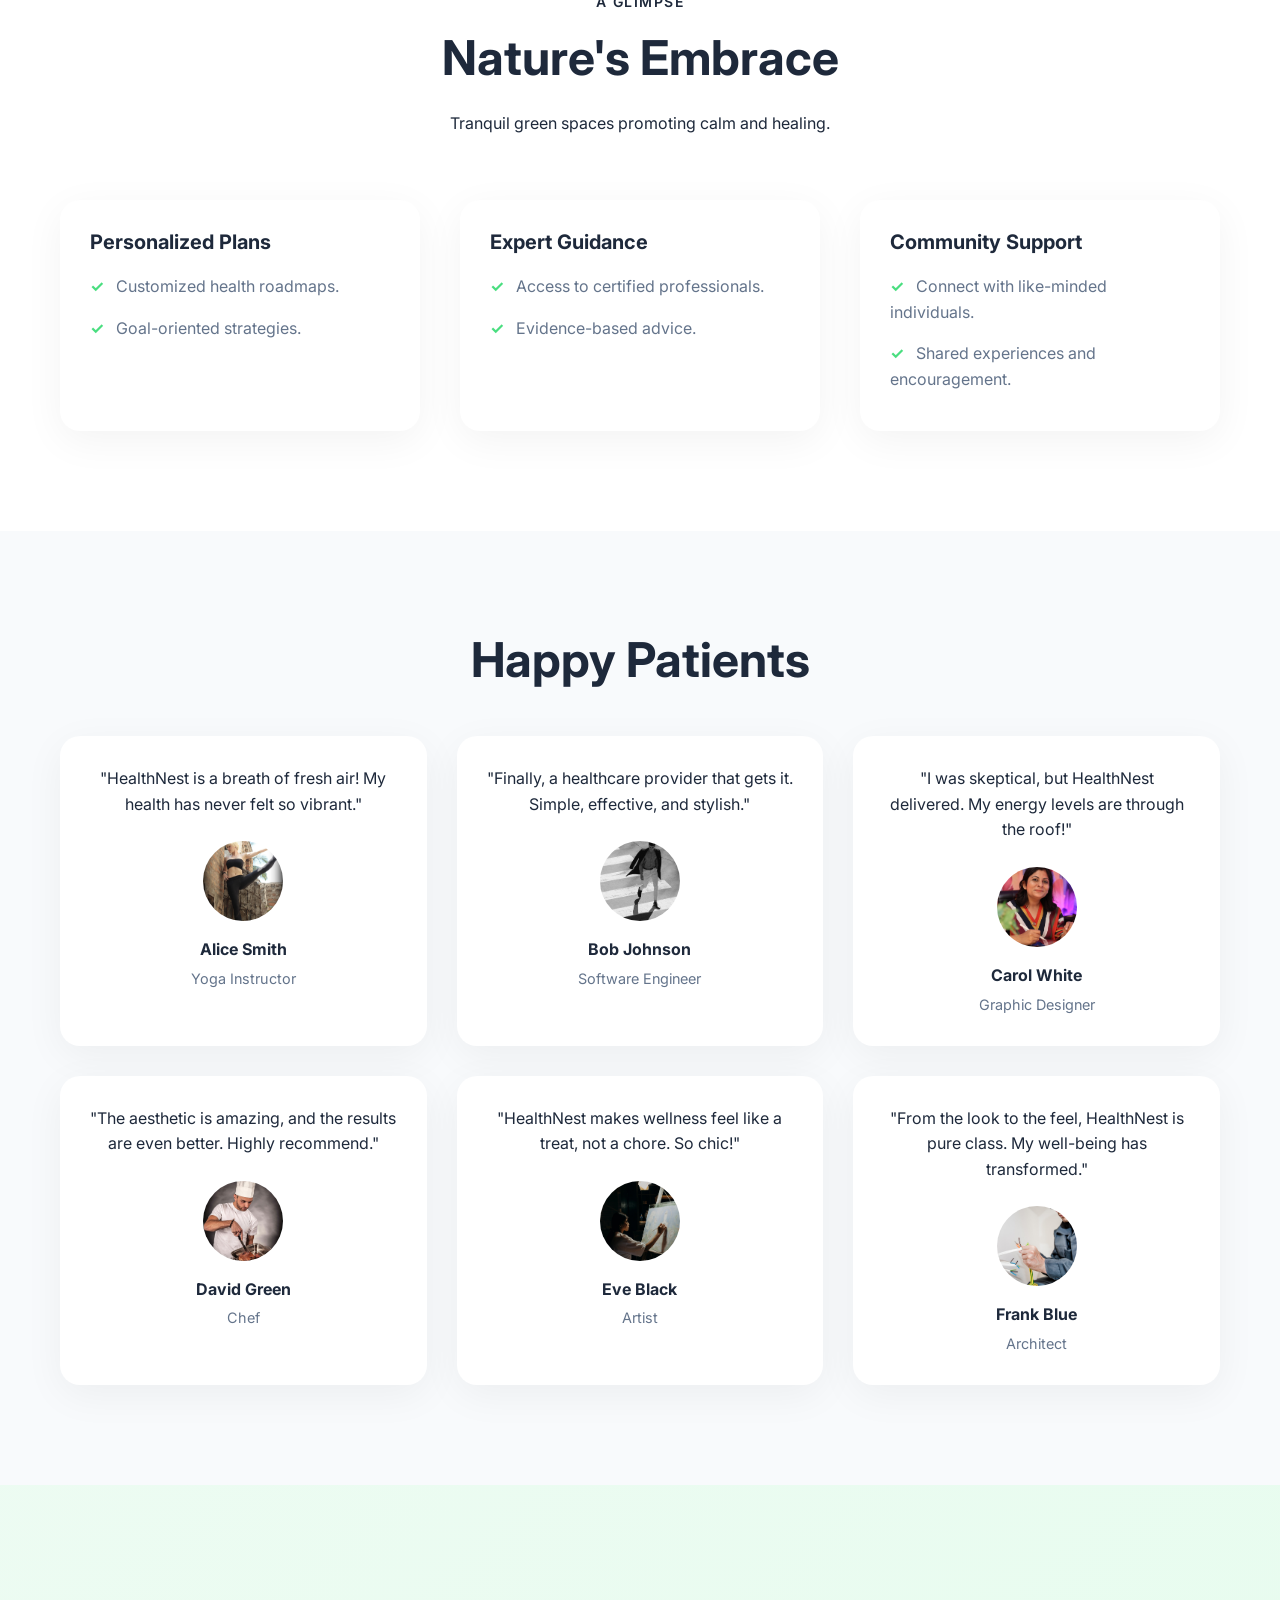
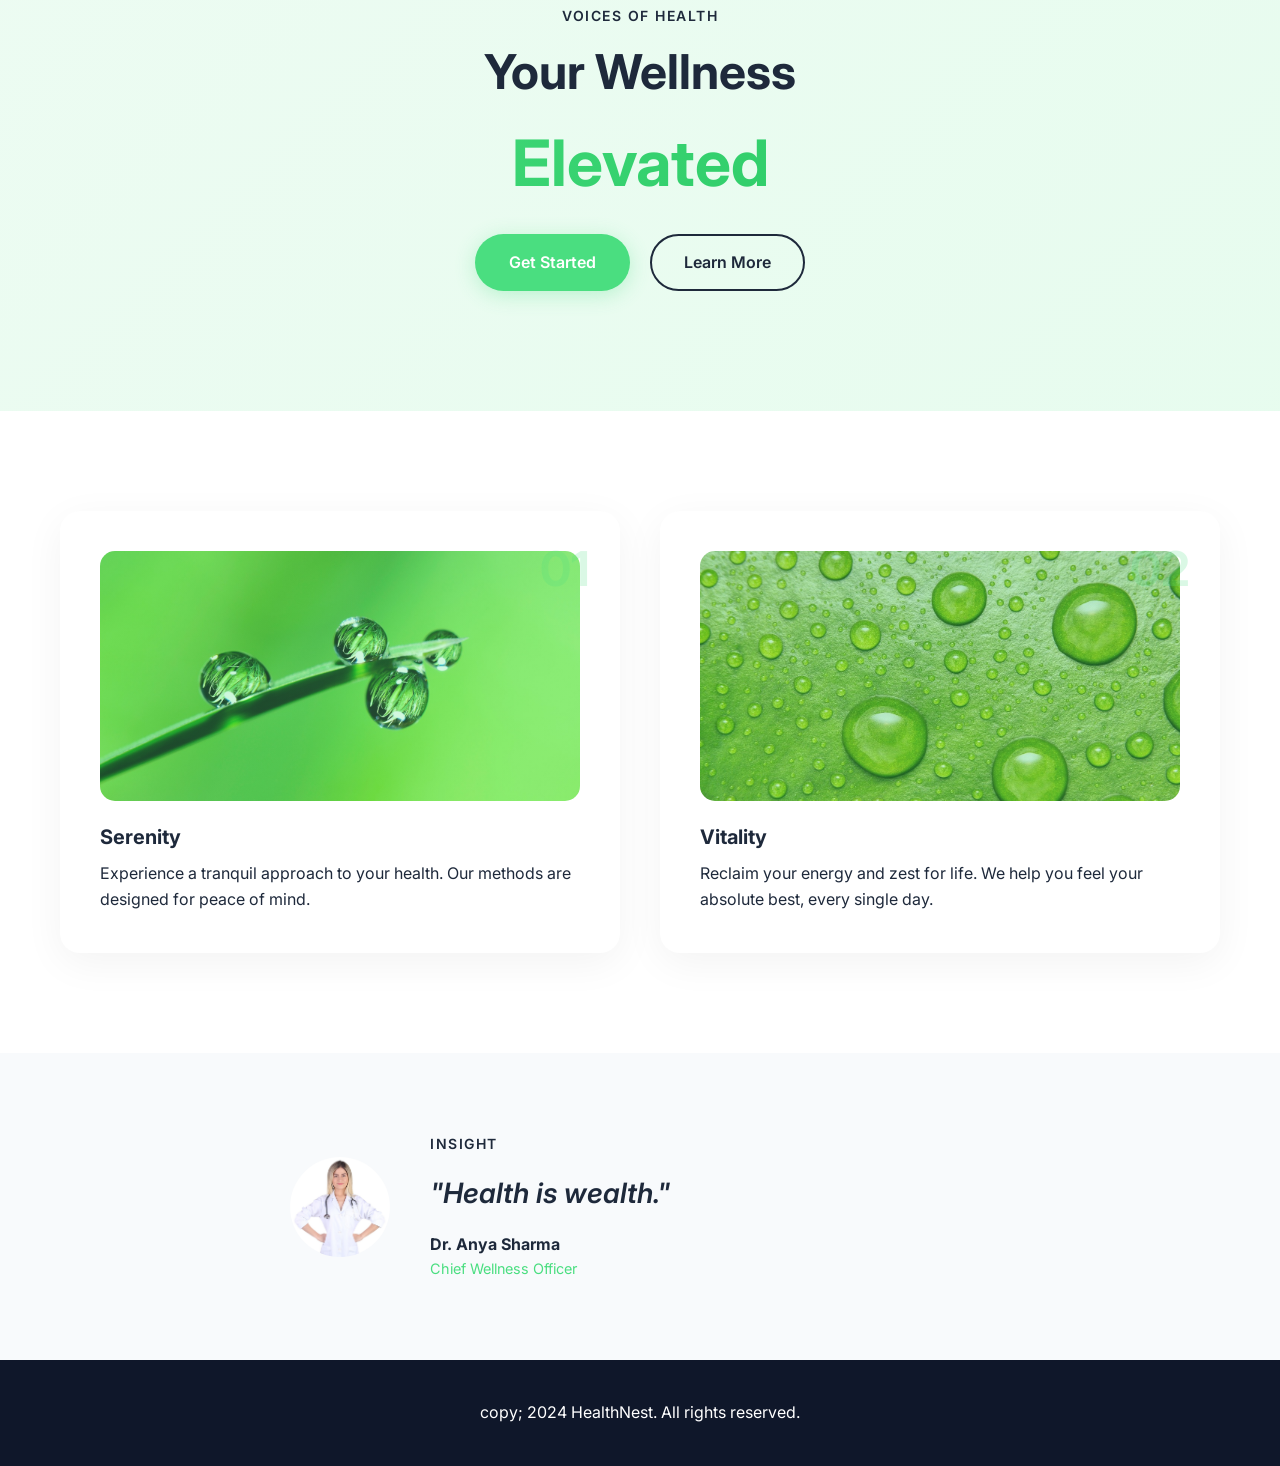
<file: capstone.html>
<!DOCTYPE html>
<html lang="en">
<head>
    <meta charset="UTF-8">
    <meta name="viewport" content="width=device-width, initial-scale=1.0">
    <title>HealthNest - Your Wellness</title>
    <link rel="stylesheet" href="capstone.css">
    <link rel="preconnect" href="https://fonts.googleapis.com">
    <link rel="preconnect" href="https://fonts.gstatic.com" crossorigin>
    <link href="https://fonts.googleapis.com/css2?family=Inter:wght@300;400;500;600;700&display=swap" rel="stylesheet">
</head>
<body>
    <!-- navbar section -->
<nav class="navbar">
    <div class="container nav-container">
        <a href="capstone.html" class="logo">HealthNest</a>
        <ul class="nav-menu">
            <li><a href="capstone.html" class="nav-link active">Home</a></li>
            <li><a href="about-us.html" class="nav-link">About</a></li>
            <li><a href="services.html" class="nav-link">Services</a></li>
            <li><a href="contact.html" class="nav-link">Contact</a></li>
        </ul>

        <button id="theme-toggle" class="theme-btn">Dark Mode</button>
    </div>
</nav>


    <!-- hero section -->
    <header class="hero">
        <div class="container">
            <h1 class="hero-title">Your Wellness.</h1>
            <p class="hero-subtitle">We make feeling good simple and elegant. Green is the new healthy.</p>
            <a href="#" class="btn btn-primary">Get Started</a>
        </div>
    </header>
    <!-- below hero section -->
    <section class="cta-section">
        <div class="container">
            <h2>Ready for a Healthier You?</h2>
            <a href="#" class="btn btn-secondary">Book Now</a>
        </div>
    </section>

    <!-- service cards -->
    <section class="services">
        <div class="container">
            <div class="service-grid">
                <div class="service-card">
                    <h3>Serene Care</h3>
                    <p>Experience tranquility with our calming, nature-inspired approach to your health.</p>
                </div>
                <div class="service-card">
                    <h3>Vibrant Health</h3>
                    <p>Achieve peak vitality through our refreshing and dynamic wellness programs.</p>
                    <a href="#" class="btn btn-outline">Learn More</a>
                </div>
            </div>
        </div>
    </section>

    <!-- testimonial section -->
    <section class="testimonial-featured">
        <div class="container">
            <p class="label">Testimonial</p>
            <h2>Simply Amazing!</h2>
            <p class="quote">HealthNest transformed my routine. I feel refreshed and more energetic than ever before.</p>
            <div class="testimonial-author">
                <div class="author-image"></div>
                <p class="author-name">Sarah K.</p>
            </div>
            <a href="#" class="btn btn-outline">Read More</a>
        </div>
    </section>

    <!-- below testimonial -->
    <section class="marquee-section">
        <div class="marquee">
            <div class="marquee-content">
                <span>Personalized Wellness Plans</span>
                <span>★</span>
                <span>Dynamic Health Solutions for Modern Life</span>
                <span>★</span>
                <span>Personalized Wellness Plans</span>
                <span>★</span>
                <span>Dynamic Health Solutions for Modern Life</span>
                <span>★</span>
            </div>
        </div>
    </section>

    <!-- our approach section -->
    <section class="approach">
        <div class="container">
            <h2>Our Approach</h2>
            <div class="approach-grid">
                <div class="approach-card">
                    <div class="approach-image gradient-1"></div>
                    <p>Minimalist design, maximum impact on your well-being.</p>
                    <a href="#" class="btn btn-outline">Join Us</a>
                </div>
                <div class="approach-card">
                    <div class="approach-image gradient-2"></div>
                    <p>Gradient hues that soothe the soul and energize the body.</p>
                    <a href="#" class="btn btn-outline">Join Us</a>
                </div>
                <div class="approach-card">
                    <div class="approach-image gradient-3"></div>
                    <p>Dynamic effects that keep your health journey exciting.</p>
                    <a href="#" class="btn btn-outline">Join Us</a>
                </div>
            </div>
        </div>
    </section>

    <!-- products section -->
    <section class="products">
        <div class="container">
            <h2>Our Remedies</h2>
            <div class="product-grid">
                <div class="product-card">
                    <div class="product-image nature-1"></div>
                    <p class="product-price">$49.99</p>
                    <h3>Vitality Elixir</h3>
                    <p>A potent blend to invigorate your senses and boost your daily energy. Feel the difference from the first drop.</p>
                    <a href="#" class="btn btn-primary">Get Yours</a>
                </div>
                <div class="product-card">
                    <div class="product-image nature-2"></div>
                    <p class="product-price">$79.99</p>
                    <h3>Serenity Drops</h3>
                    <p>Melt away stress and find your calm. This soothing formula promotes restful sleep and mental peace.</p>
                    <a href="#" class="btn btn-primary">Get Yours</a>
                </div>
            </div>
        </div>
    </section>

    <!-- prizing cards section -->
    <section class="pricing">
        <div class="container">
            <div class="pricing-grid">
                <div class="pricing-card">
                    <h4>Basic Care</h4>
                    <p class="pricing-subtitle">Essential wellness.</p>
                    <p class="pricing-amount">$19.99</p>
                    <a href="#" class="btn btn-outline">Sign Up</a>
                    <ul class="pricing-features">
                        <li>Daily Check-ins</li>
                        <li>Basic Support</li>
                        <li>Community Access</li>
                        <li>Resource Library</li>
                        <li>Weekly Newsletter</li>
                    </ul>
                </div>
                <div class="pricing-card featured">
                    <h4>Pro Health</h4>
                    <p class="pricing-subtitle">Advanced health.</p>
                    <p class="pricing-amount">$49.99</p>
                    <a href="#" class="btn btn-primary">Sign Up</a>
                    <ul class="pricing-features">
                        <li>All Basic Features</li>
                        <li>Personalized Plans</li>
                        <li>Priority Support</li>
                        <li>Exclusive Webinars</li>
                        <li>Monthly Consultations</li>
                    </ul>
                </div>
                <div class="pricing-card">
                    <h4>Elite Wellness</h4>
                    <p class="pricing-subtitle">Ultimate well-being.</p>
                    <p class="pricing-amount">$99.99</p>
                    <a href="#" class="btn btn-outline">Sign Up</a>
                    <ul class="pricing-features">
                        <li>All Pro Features</li>
                        <li>Dedicated Coach</li>
                        <li>24/7 Access</li>
                        <li>Advanced Analytics</li>
                        <li>Annual Retreats</li>
                    </ul>
                </div>
            </div>
        </div>
    </section>

    <!-- health hub section -->
    <section class="health-hub">
        <div class="container">
            <h2>Your Health Hub</h2>
            <p class="hub-description">Welcome to HealthNest, where your well-being takes center stage. We offer a sanctuary for your health needs, providing peace of mind.</p>
            <a href="#" class="btn btn-primary">Get Started</a>
            <div class="mindful-section">
                <h4>Mindful Moments</h4>
                <p>Find tranquility with our guided meditation sessions. Perfect for de-stressing after a long day and reconnecting with yourself.</p>
            </div>
        </div>
    </section>

    <!-- doctor card -->
    <section class="team">
        <div class="container">
            <div class="team-card">
                <div class="team-image"></div>
                <div class="team-info">
                    <h3>Dr. Anya Sharma</h3>
                    <p class="team-role">Chief Wellness Officer</p>
                </div>
            </div>
        </div>
    </section>

    <!-- care section -->
    <section class="care-section">
        <div class="container">
            <div class="care-content">
                <div class="care-image nature-bg"></div>
                <div class="care-text">
                    <h2>Care</h2>
                    <p>We believe in proactive health management. Let us guide you to a healthier, happier existence.</p>
                    <a href="#" class="btn btn-primary">Learn More</a>
                </div>
            </div>
        </div>
    </section>

    <!-- <section class="holistic-health">
        <div class="container">
            <div class="section-header">
                <p class="label">Our Approach</p>
                <h2>Holistic Health Solutions</h2>
                <p>Experience comprehensive care designed for your unique needs. We focus on prevention and lasting well-being.</p>
            </div>
            <div class="tabs">
                <input type="radio" name="health-tabs" id="tab1" checked>
                <input type="radio" name="health-tabs" id="tab2">
                <input type="radio" name="health-tabs" id="tab3">
                <input type="radio" name="health-tabs" id="tab4">
                <input type="radio" name="health-tabs" id="tab5">
                <input type="radio" name="health-tabs" id="tab6">
                
                <div class="tab-labels">
                    <label for="tab1">Nutrition</label>
                    <label for="tab2">Fitness</label>
                    <label for="tab3">Mental</label>
                    <label for="tab4">Sleep</label>
                    <label for="tab5">Recovery</label>
                    <label for="tab6">Prevention</label>
                </div>
                
                <div class="tab-content">
                    <div class="tab-panel">
                        <div class="tab-image nature-3"></div>
                        <p>Tailored dietary plans to fuel your body optimally. We focus on whole foods and sustainable eating habits.</p>
                    </div>
                    <div class="tab-panel">
                        <div class="tab-image nature-4"></div>
                        <p>Personalized fitness routines that adapt to your progress and goals. Get stronger and more agile with expert guidance.</p>
                    </div>
                    <div class="tab-panel">
                        <div class="tab-image nature-5"></div>
                        <p>Techniques and support for emotional balance and mental clarity. Cultivate inner peace and resilience.</p>
                    </div>
                    <div class="tab-panel">
                        <div class="tab-image nature-6"></div>
                        <p>Strategies for achieving deep, restorative sleep. Wake up feeling refreshed and energized every single day.</p>
                    </div>
                    <div class="tab-panel">
                        <div class="tab-image nature-7"></div>
                        <p>Advanced methods for faster and more effective physical recovery. Get back to your best self quickly.</p>
                    </div>
                    <div class="tab-panel">
                        <div class="tab-image nature-8"></div>
                        <p>Proactive strategies to maintain peak health and prevent future issues. Stay ahead of potential health concerns.</p>
                    </div>
                </div>
            </div>
        </div>
    </section> -->

    <!-- glimpse section -->
    <section class="features">
        <div class="container">
            <div class="section-header">
                <p class="label">A Glimpse</p>
                <h2>Nature's Embrace</h2>
                <p>Tranquil green spaces promoting calm and healing.</p>
            </div>
            <div class="features-grid">
                <div class="feature-card">
                    <h4>Personalized Plans</h4>
                    <ul>
                        <li>Customized health roadmaps.</li>
                        <li>Goal-oriented strategies.</li>
                    </ul>
                </div>
                <div class="feature-card">
                    <h4>Expert Guidance</h4>
                    <ul>
                        <li>Access to certified professionals.</li>
                        <li>Evidence-based advice.</li>
                    </ul>
                </div>
                <div class="feature-card">
                    <h4>Community Support</h4>
                    <ul>
                        <li>Connect with like-minded individuals.</li>
                        <li>Shared experiences and encouragement.</li>
                    </ul>
                </div>
            </div>
        </div>
    </section>

    <!-- happy patients section -->
    <section class="testimonials">
        <div class="container">
            <h2>Happy Patients</h2>
            <div class="testimonials-grid">
                <div class="testimonial-card">
                    <p>"HealthNest is a breath of fresh air! My health has never felt so vibrant."</p>
                    <div class="testimonial-avatar avatar-1"></div>
                    <p class="testimonial-name"><strong>Alice Smith</strong></p>
                    <p class="testimonial-role">Yoga Instructor</p>
                </div>
                <div class="testimonial-card">
                    <p>"Finally, a healthcare provider that gets it. Simple, effective, and stylish."</p>
                    <div class="testimonial-avatar avatar-2"></div>
                    <p class="testimonial-name"><strong>Bob Johnson</strong></p>
                    <p class="testimonial-role">Software Engineer</p>
                </div>
                <div class="testimonial-card">
                    <p>"I was skeptical, but HealthNest delivered. My energy levels are through the roof!"</p>
                    <div class="testimonial-avatar avatar-3"></div>
                    <p class="testimonial-name"><strong>Carol White</strong></p>
                    <p class="testimonial-role">Graphic Designer</p>
                </div>
                <div class="testimonial-card">
                    <p>"The aesthetic is amazing, and the results are even better. Highly recommend."</p>
                    <div class="testimonial-avatar avatar-4"></div>
                    <p class="testimonial-name"><strong>David Green</strong></p>
                    <p class="testimonial-role">Chef</p>
                </div>
                <div class="testimonial-card">
                    <p>"HealthNest makes wellness feel like a treat, not a chore. So chic!"</p>
                    <div class="testimonial-avatar avatar-5"></div>
                    <p class="testimonial-name"><strong>Eve Black</strong></p>
                    <p class="testimonial-role">Artist</p>
                </div>
                <div class="testimonial-card">
                    <p>"From the look to the feel, HealthNest is pure class. My well-being has transformed."</p>
                    <div class="testimonial-avatar avatar-6"></div>
                    <p class="testimonial-name"><strong>Frank Blue</strong></p>
                    <p class="testimonial-role">Architect</p>
                </div>
            </div>
        </div>
    </section>

    <!-- voices of health section -->
    <section class="final-cta">
        <div class="container">
            <p class="label">Voices of Health</p>
            <h2>Your Wellness</h2>
            <h3 class="cta-highlight">Elevated</h3>
            <div class="cta-buttons">
                <a href="#" class="btn btn-primary">Get Started</a>
                <a href="#" class="btn btn-outline">Learn More</a>
            </div>
        </div>
    </section>

    <!-- wellness-steps cards -->
    <section class="wellness-steps">
        <div class="container">
            <div class="steps-grid">
                <div class="step-card">
                    <div class="step-image step-1"></div>
                    <h4>Serenity</h4>
                    <span class="step-number">01</span>
                    <p>Experience a tranquil approach to your health. Our methods are designed for peace of mind.</p>
                </div>
                <div class="step-card">
                    <div class="step-image step-2"></div>
                    <h4>Vitality</h4>
                    <span class="step-number">02</span>
                    <p>Reclaim your energy and zest for life. We help you feel your absolute best, every single day.</p>
                </div>
            </div>
        </div>
    </section>

    <!-- before footer section-->
    <section class="insight">
        <div class="container">
            <div class="insight-content">
                <div class="insight-avatar"></div>
                <div class="insight-text">
                    <p class="label">Insight</p>
                    <p class="insight-quote">"Health is wealth."</p>
                    <p class="insight-author"><strong>Dr. Anya Sharma</strong></p>
                    <p class="insight-role">Chief Wellness Officer</p>
                </div>
            </div>
        </div>
    </section>

    <!-- footer section -->
    <footer class="footer">
        <div class="container">
            <p>copy; 2024 HealthNest. All rights reserved.</p>
        </div>
    </footer>
    <script src="./capstone.js"></script>
</body>
</html>
</file>
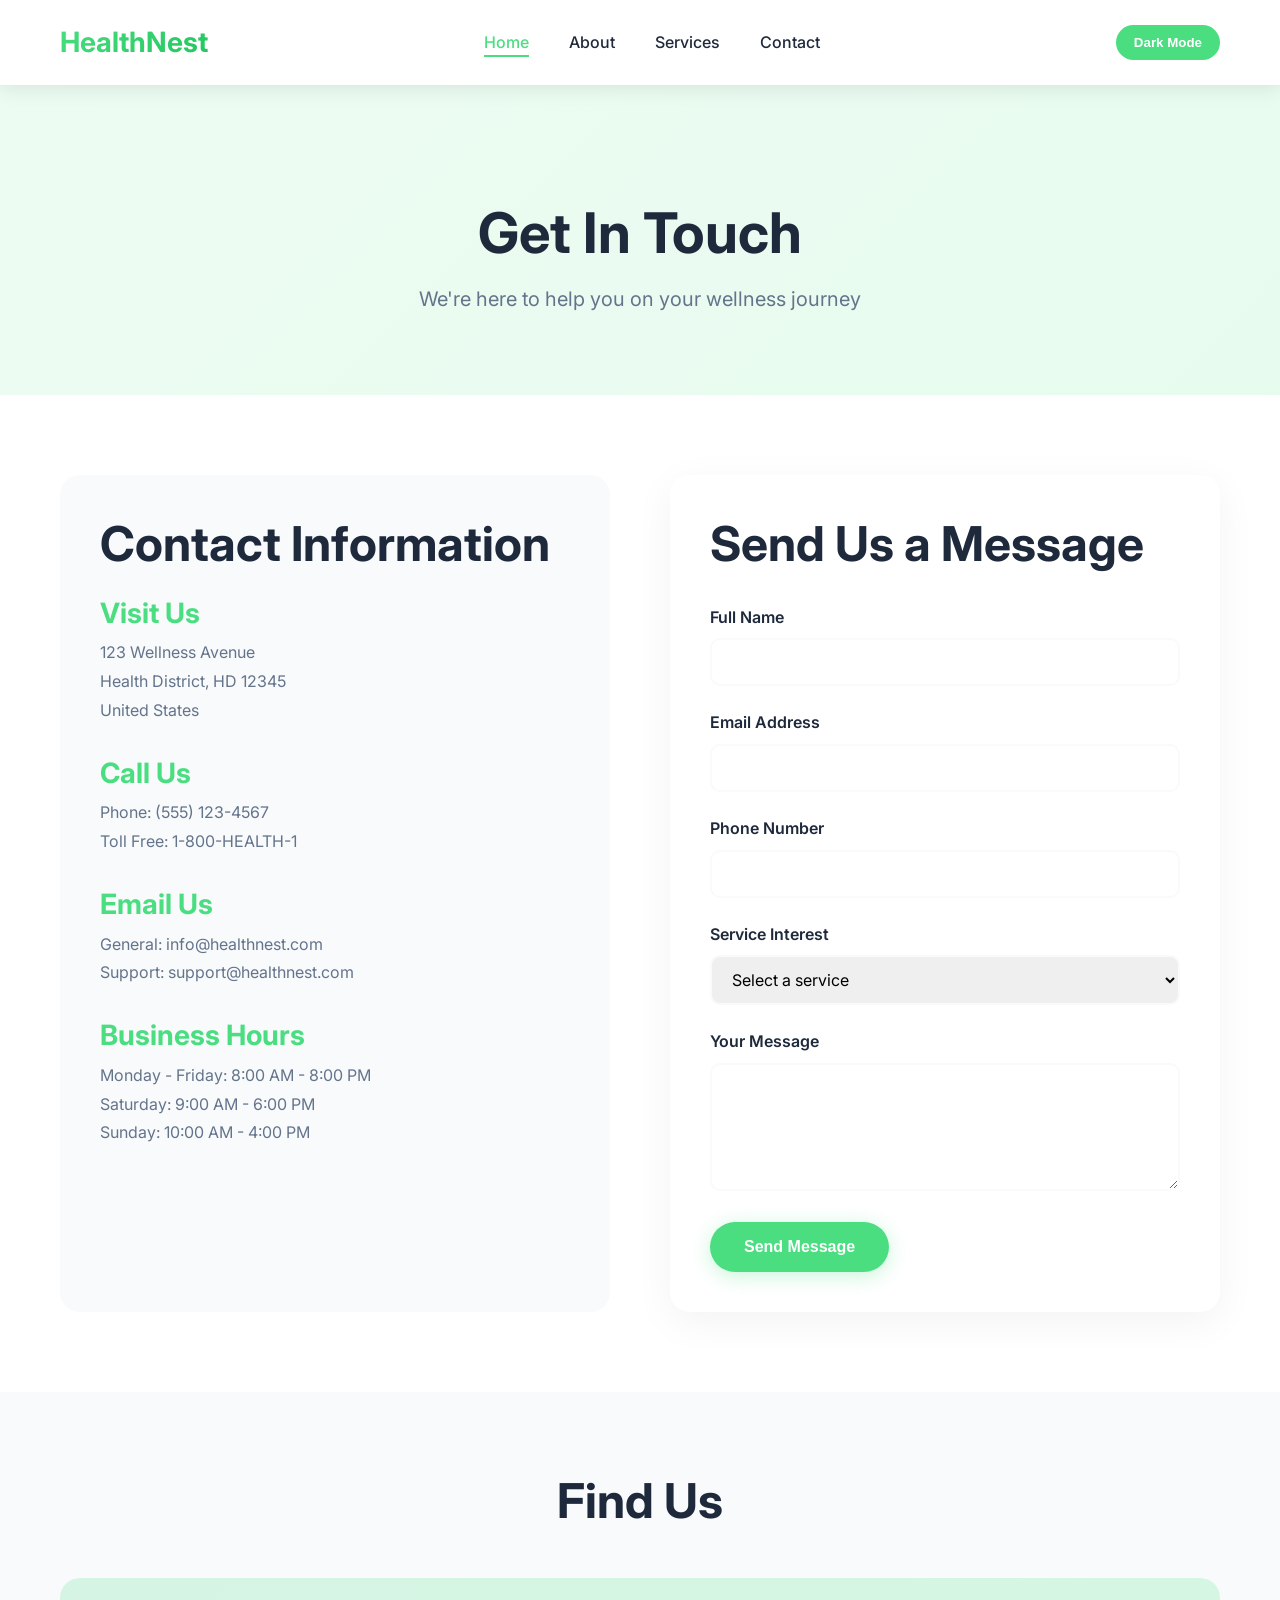
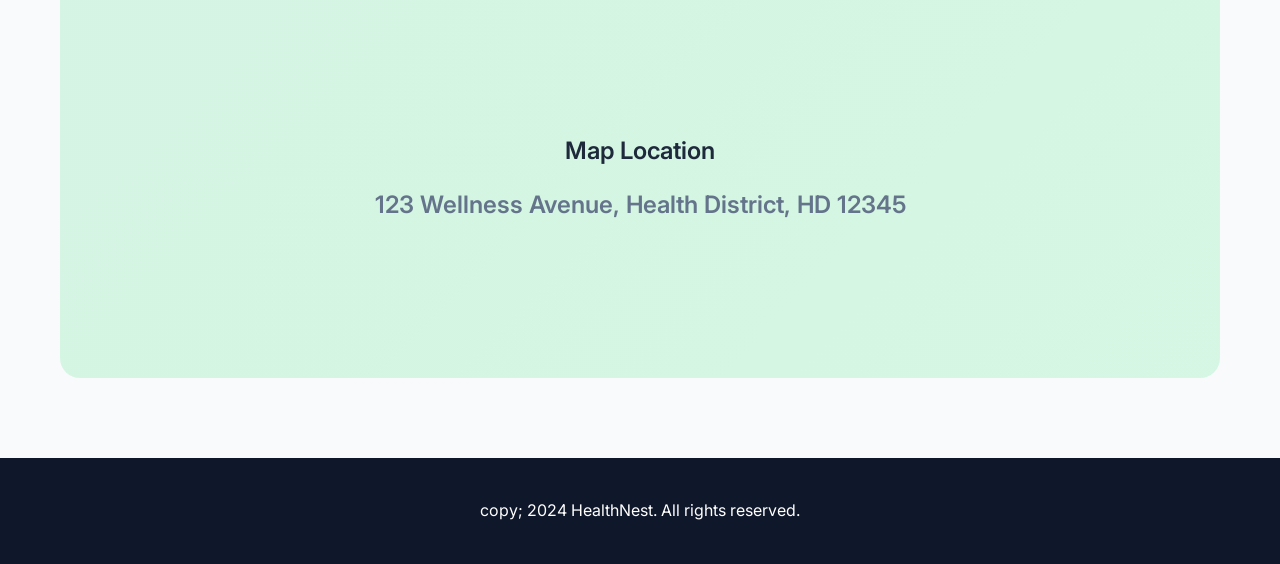
<file: contact.html>
<!DOCTYPE html>
<html lang="en">
  <head>
    <meta charset="UTF-8" />
    <meta name="viewport" content="width=device-width, initial-scale=1.0" />
    <title>Contact Us - HealthNest</title>
    <link rel="stylesheet" href="capstone.css" />
    <link rel="preconnect" href="https://fonts.googleapis.com" />
    <link rel="preconnect" href="https://fonts.gstatic.com" crossorigin />
    <link
      href="https://fonts.googleapis.com/css2?family=Inter:wght@300;400;500;600;700&display=swap"
      rel="stylesheet"
    />
  </head>
  <body>
    <nav class="navbar">
      <div class="container nav-container">
        <a href="index.html" class="logo">HealthNest</a>
        <ul class="nav-menu">
          <li><a href="index.html" class="nav-link active">Home</a></li>
          <li><a href="about-us.html" class="nav-link">About</a></li>
          <li><a href="services.html" class="nav-link">Services</a></li>
          <li><a href="contact.html" class="nav-link">Contact</a></li>
        </ul>

        <button id="theme-toggle" class="theme-btn">Dark Mode</button>
      </div>
    </nav>

    <section class="page-hero">
      <div class="container">
        <h1>Get In Touch</h1>
        <p class="subtitle">We're here to help you on your wellness journey</p>
      </div>
    </section>

    <section class="contact-section">
      <div class="container">
        <div class="contact-grid">
          <div class="contact-info">
            <h2>Contact Information</h2>
            <div class="info-item">
              <h3>Visit Us</h3>
              <p>
                123 Wellness Avenue<br />Health District, HD 12345<br />United
                States
              </p>
            </div>
            <div class="info-item">
              <h3>Call Us</h3>
              <p>Phone: (555) 123-4567<br />Toll Free: 1-800-HEALTH-1</p>
            </div>
            <div class="info-item">
              <h3>Email Us</h3>
              <p>
                General: info@healthnest.com<br />Support:
                support@healthnest.com
              </p>
            </div>
            <div class="info-item">
              <h3>Business Hours</h3>
              <p>
                Monday - Friday: 8:00 AM - 8:00 PM<br />Saturday: 9:00 AM - 6:00
                PM<br />Sunday: 10:00 AM - 4:00 PM
              </p>
            </div>
          </div>

          <div class="contact-form">
            <h2>Send Us a Message</h2>
            <form>
              <div class="form-group">
                <label for="name">Full Name</label>
                <input type="text" id="name" name="name" required />
              </div>
              <div class="form-group">
                <label for="email">Email Address</label>
                <input type="email" id="email" name="email" required />
              </div>
              <div class="form-group">
                <label for="phone">Phone Number</label>
                <input type="tel" id="phone" name="phone" />
              </div>
              <div class="form-group">
                <label for="service">Service Interest</label>
                <select id="service" name="service">
                  <option value="">Select a service</option>
                  <option value="serene">Serene Care</option>
                  <option value="vibrant">Vibrant Health</option>
                  <option value="holistic">Holistic Wellness</option>
                  <option value="basic">Basic Care Plan</option>
                  <option value="pro">Pro Health Plan</option>
                  <option value="elite">Elite Wellness Plan</option>
                  <option value="products">Wellness Products</option>
                  <option value="other">Other</option>
                </select>
              </div>
              <div class="form-group">
                <label for="message">Your Message</label>
                <textarea
                  id="message"
                  name="message"
                  rows="5"
                  required
                ></textarea>
              </div>
              <button type="submit" class="btn btn-primary">
                Send Message
              </button>
            </form>
          </div>
        </div>
      </div>
    </section>

    <section class="map-section">
      <div class="container">
        <h2>Find Us</h2>
        <div class="map-placeholder">
          <p>Map Location</p>
          <p class="map-address">
            123 Wellness Avenue, Health District, HD 12345
          </p>
        </div>
      </div>
    </section>

    <footer class="footer">
      <div class="container">
        <p>copy; 2024 HealthNest. All rights reserved.</p>
      </div>
    </footer>
    <script src="./capstone.js"></script>
  </body>
</html>
</file>
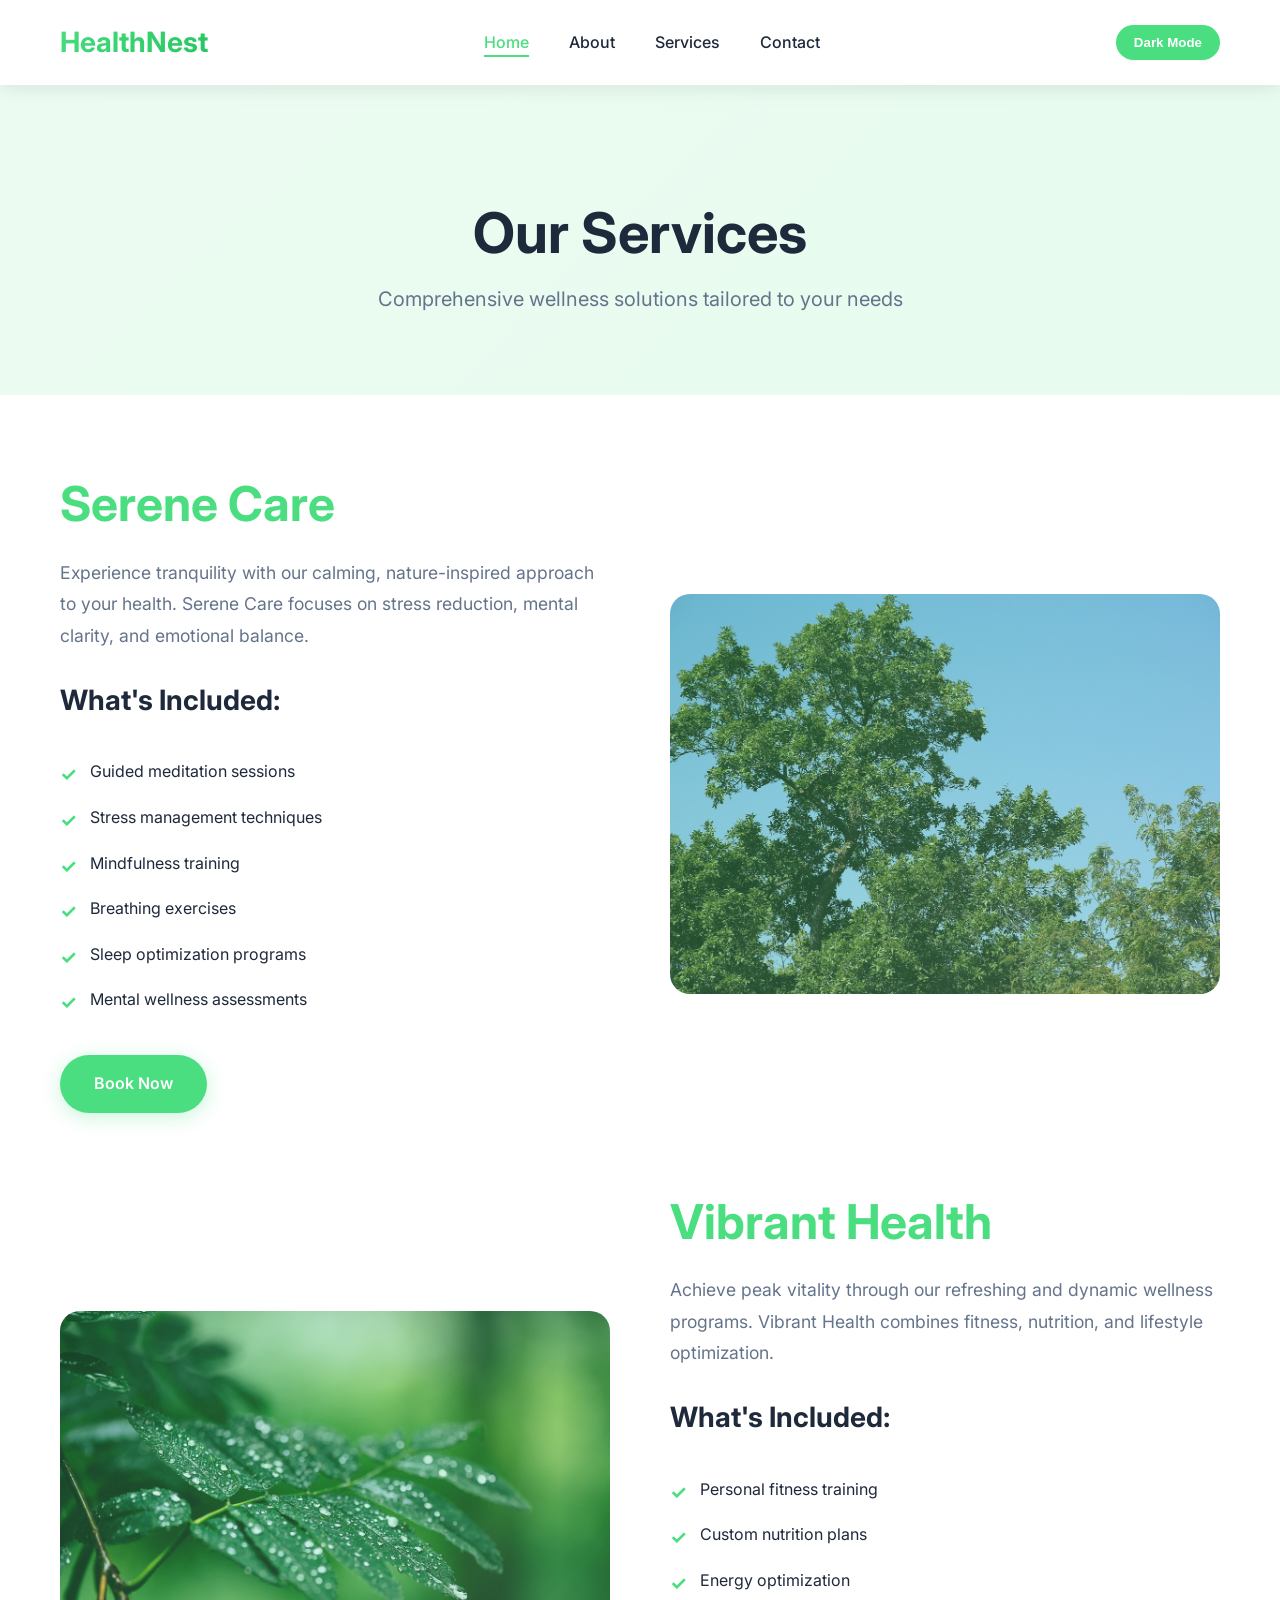
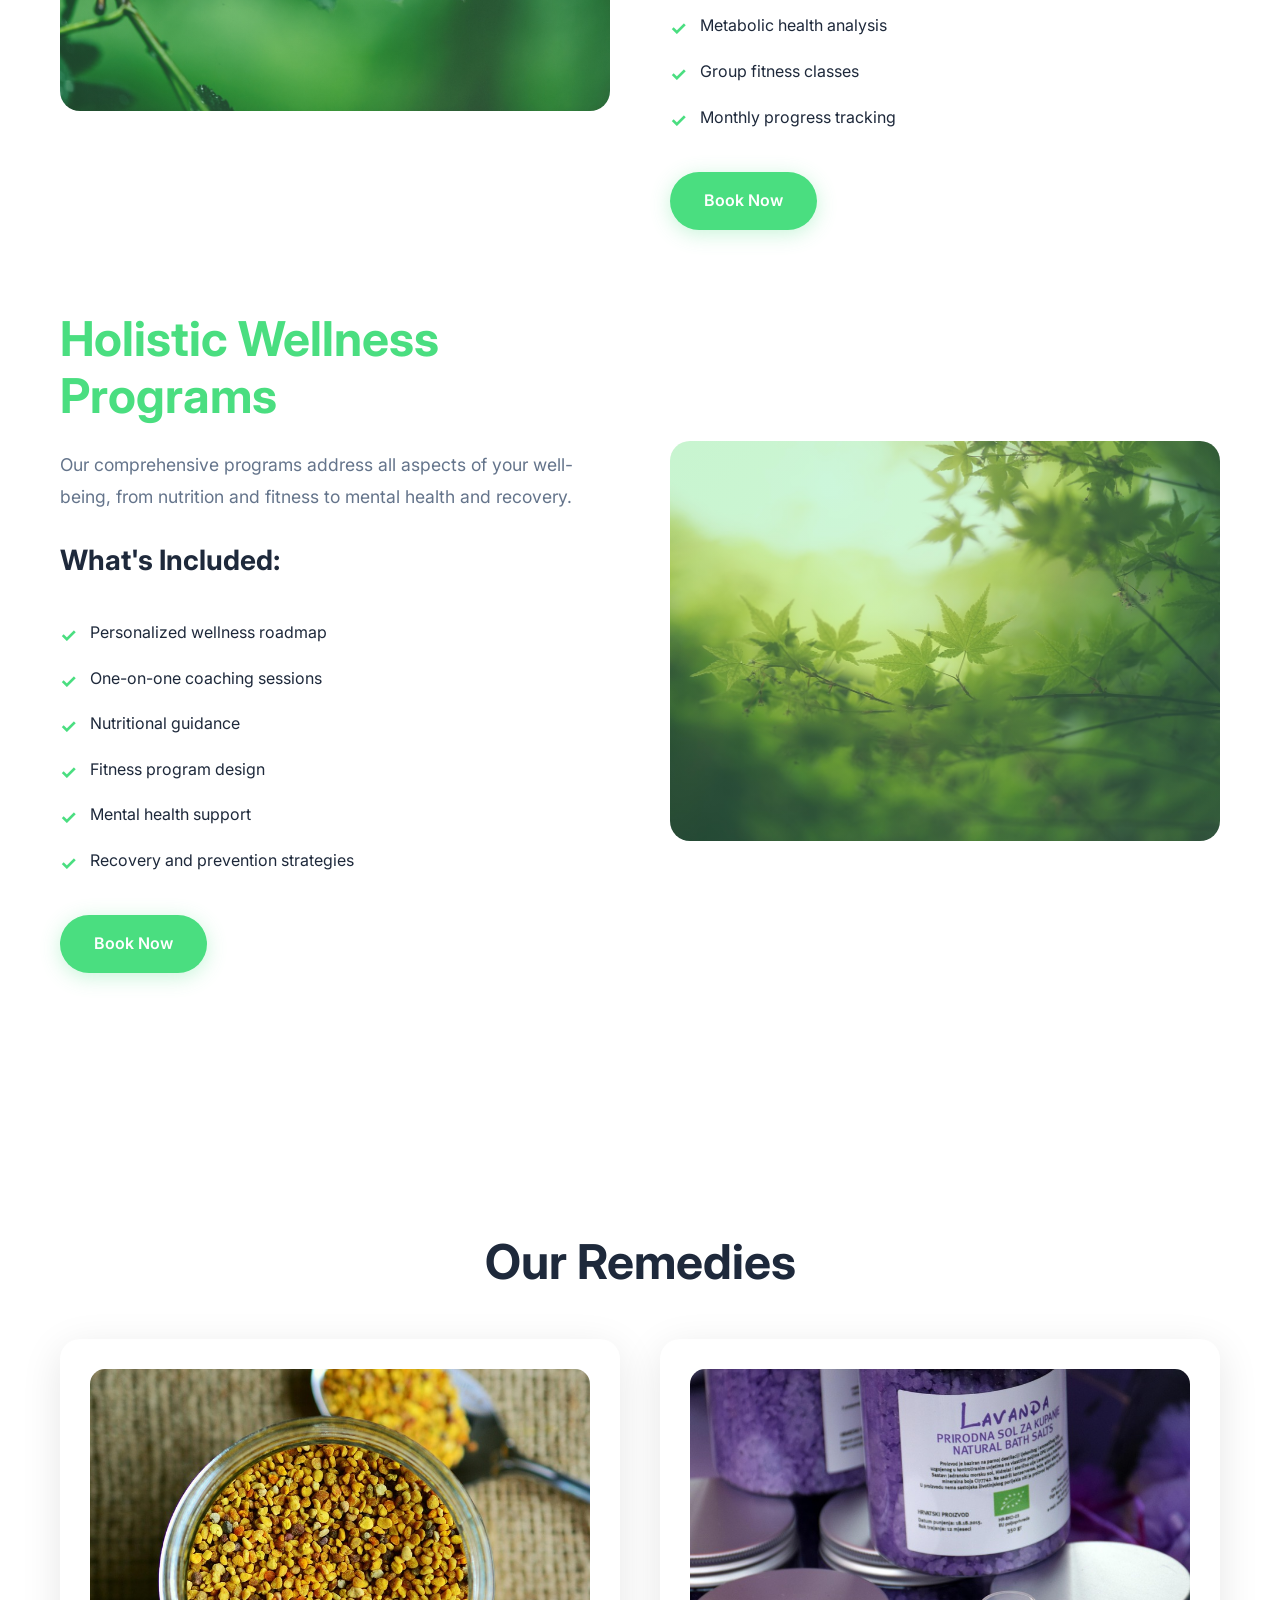
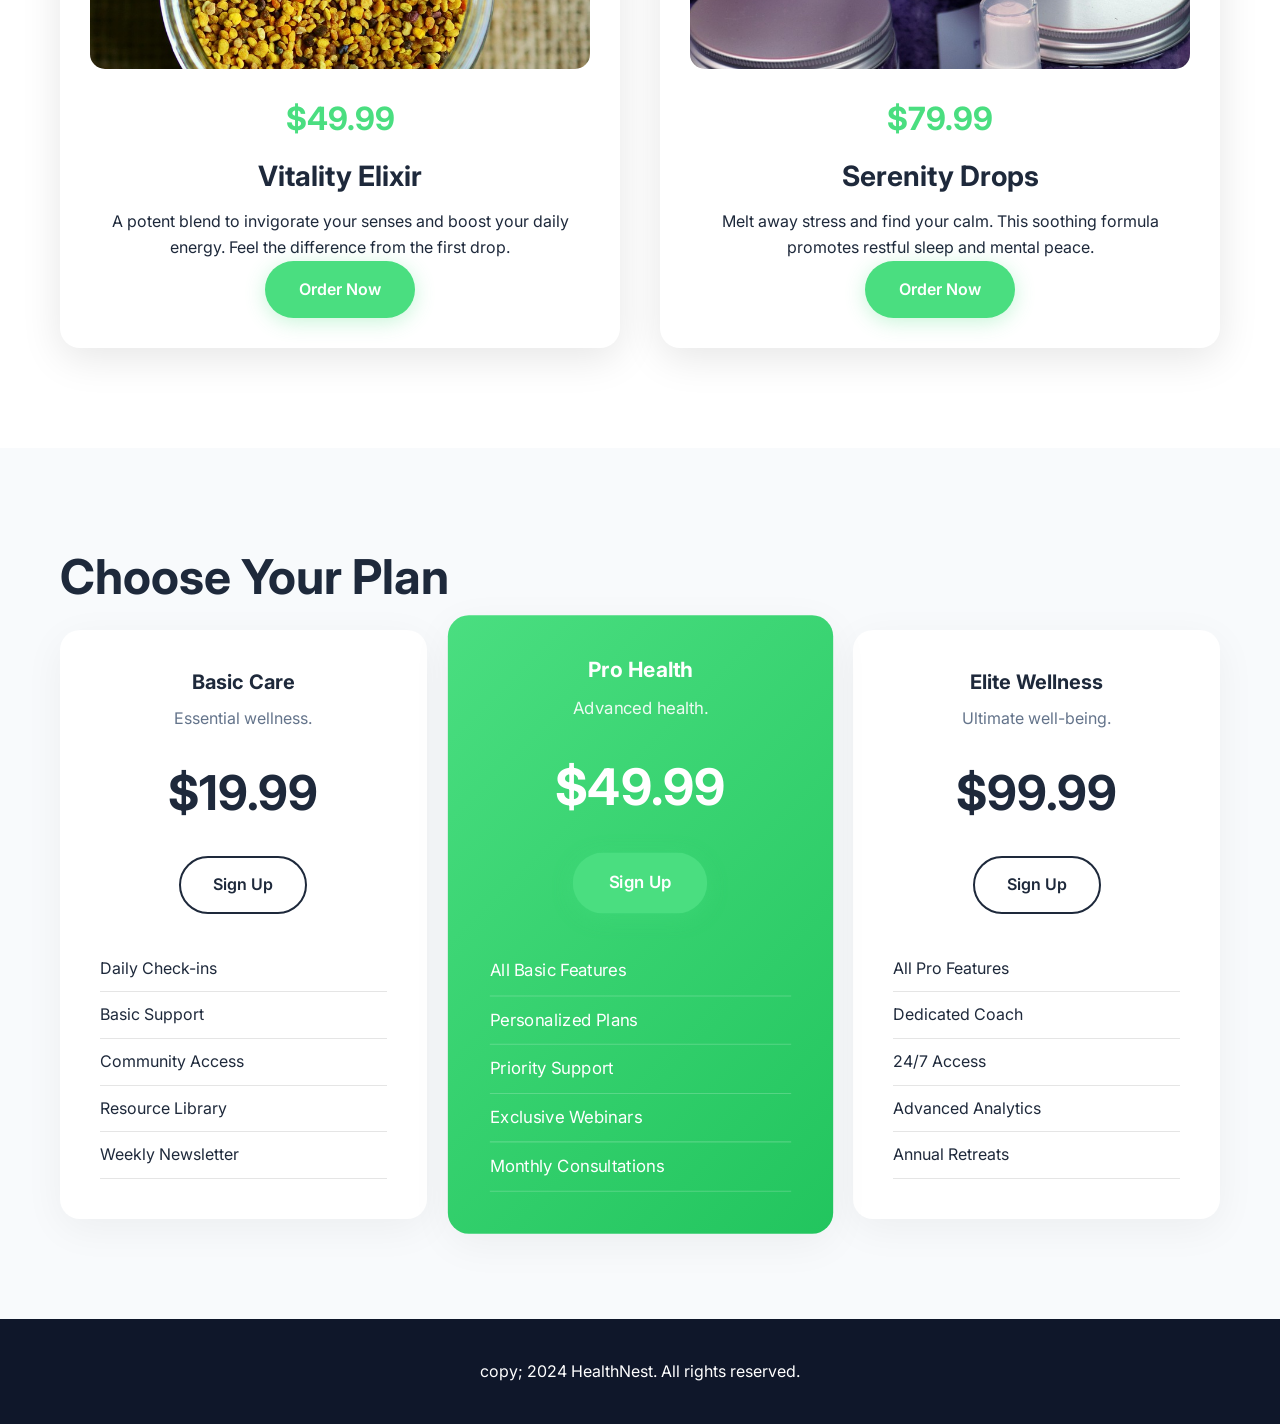
<file: services.html>
<!DOCTYPE html>
<html lang="en">
  <head>
    <meta charset="UTF-8" />
    <meta name="viewport" content="width=device-width, initial-scale=1.0" />
    <title>Our Services - HealthNest</title>
    <link rel="stylesheet" href="capstone.css" />
    <link rel="preconnect" href="https://fonts.googleapis.com" />
    <link rel="preconnect" href="https://fonts.gstatic.com" crossorigin />
    <link
      href="https://fonts.googleapis.com/css2?family=Inter:wght@300;400;500;600;700&display=swap"
      rel="stylesheet"
    />
  </head>
  <body>
    <nav class="navbar">
      <div class="container nav-container">
        <a href="index.html" class="logo">HealthNest</a>
        <ul class="nav-menu">
          <li><a href="index.html" class="nav-link active">Home</a></li>
          <li><a href="about-us.html" class="nav-link">About</a></li>
          <li><a href="services.html" class="nav-link">Services</a></li>
          <li><a href="contact.html" class="nav-link">Contact</a></li>
        </ul>

        <button id="theme-toggle" class="theme-btn">Dark Mode</button>
      </div>
    </nav>

    <section class="page-hero">
      <div class="container">
        <h1>Our Services</h1>
        <p class="subtitle">
          Comprehensive wellness solutions tailored to your needs
        </p>
      </div>
    </section>

    <section class="services-detail">
      <div class="container">
        <div class="service-detail-card">
          <div class="service-detail-content">
            <h2>Serene Care</h2>
            <p class="service-description">
              Experience tranquility with our calming, nature-inspired approach
              to your health. Serene Care focuses on stress reduction, mental
              clarity, and emotional balance.
            </p>
            <h3>What's Included:</h3>
            <ul class="service-features">
              <li>Guided meditation sessions</li>
              <li>Stress management techniques</li>
              <li>Mindfulness training</li>
              <li>Breathing exercises</li>
              <li>Sleep optimization programs</li>
              <li>Mental wellness assessments</li>
            </ul>
            <a href="contact.html" class="btn btn-primary">Book Now</a>
          </div>
          <div class="service-detail-image serene-img"></div>
        </div>

        <div class="service-detail-card reverse">
          <div class="service-detail-content">
            <h2>Vibrant Health</h2>
            <p class="service-description">
              Achieve peak vitality through our refreshing and dynamic wellness
              programs. Vibrant Health combines fitness, nutrition, and
              lifestyle optimization.
            </p>
            <h3>What's Included:</h3>
            <ul class="service-features">
              <li>Personal fitness training</li>
              <li>Custom nutrition plans</li>
              <li>Energy optimization</li>
              <li>Metabolic health analysis</li>
              <li>Group fitness classes</li>
              <li>Monthly progress tracking</li>
            </ul>
            <a href="contact.html" class="btn btn-primary">Book Now</a>
          </div>
          <div class="service-detail-image vibrant-img"></div>
        </div>

        <div class="service-detail-card">
          <div class="service-detail-content">
            <h2>Holistic Wellness Programs</h2>
            <p class="service-description">
              Our comprehensive programs address all aspects of your well-being,
              from nutrition and fitness to mental health and recovery.
            </p>
            <h3>What's Included:</h3>
            <ul class="service-features">
              <li>Personalized wellness roadmap</li>
              <li>One-on-one coaching sessions</li>
              <li>Nutritional guidance</li>
              <li>Fitness program design</li>
              <li>Mental health support</li>
              <li>Recovery and prevention strategies</li>
            </ul>
            <a href="contact.html" class="btn btn-primary">Book Now</a>
          </div>
          <div class="service-detail-image holistic-img"></div>
        </div>
      </div>
    </section>

    <section class="products">
      <div class="container">
        <h2>Our Remedies</h2>
        <div class="product-grid">
          <div class="product-card">
            <div class="product-image nature-1"></div>
            <p class="product-price">$49.99</p>
            <h3>Vitality Elixir</h3>
            <p>
              A potent blend to invigorate your senses and boost your daily
              energy. Feel the difference from the first drop.
            </p>
            <a href="contact.html" class="btn btn-primary">Order Now</a>
          </div>
          <div class="product-card">
            <div class="product-image nature-2"></div>
            <p class="product-price">$79.99</p>
            <h3>Serenity Drops</h3>
            <p>
              Melt away stress and find your calm. This soothing formula
              promotes restful sleep and mental peace.
            </p>
            <a href="contact.html" class="btn btn-primary">Order Now</a>
          </div>
        </div>
      </div>
    </section>

    <section class="pricing">
      <div class="container">
        <h2>Choose Your Plan</h2>
        <div class="pricing-grid">
          <div class="pricing-card">
            <h4>Basic Care</h4>
            <p class="pricing-subtitle">Essential wellness.</p>
            <p class="pricing-amount">$19.99</p>
            <a href="contact.html" class="btn btn-outline">Sign Up</a>
            <ul class="pricing-features">
              <li>Daily Check-ins</li>
              <li>Basic Support</li>
              <li>Community Access</li>
              <li>Resource Library</li>
              <li>Weekly Newsletter</li>
            </ul>
          </div>
          <div class="pricing-card featured">
            <h4>Pro Health</h4>
            <p class="pricing-subtitle">Advanced health.</p>
            <p class="pricing-amount">$49.99</p>
            <a href="contact.html" class="btn btn-primary">Sign Up</a>
            <ul class="pricing-features">
              <li>All Basic Features</li>
              <li>Personalized Plans</li>
              <li>Priority Support</li>
              <li>Exclusive Webinars</li>
              <li>Monthly Consultations</li>
            </ul>
          </div>
          <div class="pricing-card">
            <h4>Elite Wellness</h4>
            <p class="pricing-subtitle">Ultimate well-being.</p>
            <p class="pricing-amount">$99.99</p>
            <a href="contact.html" class="btn btn-outline">Sign Up</a>
            <ul class="pricing-features">
              <li>All Pro Features</li>
              <li>Dedicated Coach</li>
              <li>24/7 Access</li>
              <li>Advanced Analytics</li>
              <li>Annual Retreats</li>
            </ul>
          </div>
        </div>
      </div>
    </section>

    <footer class="footer">
      <div class="container">
        <p>copy; 2024 HealthNest. All rights reserved.</p>
      </div>
    </footer>
    <script src="./capstone.js"></script>
  </body>
</html>
</file>
<file: capstone.css>
* {
    margin: 0;
    padding: 0;
    box-sizing: border-box;
}

body {
    font-family: 'Inter', -apple-system, BlinkMacSystemFont, 'Segoe UI', sans-serif;
    line-height: 1.6;
    color: #1e293b;
    background:#ffffff;
    padding-top: 80px;
}

.container {
    max-width: 1200px;
    margin: 0 auto;
    padding: 0 20px;
}

.navbar {
    position: fixed;
    top: 0;
    left: 0;
    width: 100%;
    background: #ffffff;
    box-shadow: 0 2px 20px rgba(0, 0, 0, 0.1);
    z-index: 1000;
    padding: 20px 0;
}

.nav-container {
    display: flex;
    justify-content: space-between;
    align-items: center;
}

.logo {
    font-size: 1.75rem;
    font-weight: 700;
    background: linear-gradient(135deg, #4ade80 0%, #22c55e 100%);
    -webkit-background-clip: text;
    -webkit-text-fill-color: transparent;
    background-clip: text;
    text-decoration: none;
}

.nav-menu {
    display: flex;
    list-style: none;
    gap: 40px;
    margin: 0;
    padding: 0;
}

.nav-link {
    color: #1e293b;
    text-decoration: none;
    font-weight: 500;
    transition: color 0.3s ease;
    position: relative;
}

.nav-link:hover,
.nav-link.active {
    color: #4ade80;
}

.nav-link::after {
    content: '';
    position: absolute;
    bottom: -5px;
    left: 0;
    width: 0;
    height: 2px;
    background: #4ade80;
    transition: width 0.3s ease;
}

.nav-link:hover::after,
.nav-link.active::after {
    width: 100%;
}

h1, h2, h3, h4 {
    font-weight: 700;
    line-height: 1.2;
}

h1 {
    font-size: 4rem;
    margin-bottom: 1rem;
}

h2 {
    font-size: 3rem;
    margin-bottom: 1.5rem;
}

h3 {
    font-size: 1.75rem;
    margin-bottom: 1rem;
}

h4 {
    font-size: 1.25rem;
    margin-bottom: 0.75rem;
}

.label {
    text-transform: uppercase;
    font-size: 0.875rem;
    font-weight: 600;
    letter-spacing: 1.5px;
    margin-bottom: 1rem;
}

.btn {
    display: inline-block;
    padding: 14px 32px;
    border-radius: 50px;
    text-decoration: none;
    font-weight: 600;
    font-size: 1rem;
    transition: all 0.3s ease;
    cursor: pointer;
    border: 2px solid transparent;
}

.btn-primary {
    background: #4ade80;
    color: #ffffff;
    box-shadow: 0 4px 20px rgba(74, 222, 128, 0.3);
}

.btn-primary:hover {
    transform: translateY(-2px);
    box-shadow: 0 6px 30px rgba(74, 222, 128, 0.4);
}

.btn-secondary {
    background: #ffffff;
    color: #4ade80;
    border: 2px solid #4ade80;
}

.btn-secondary:hover {
    background: 4ade80;
    color: #ffffff;
    transform: translateY(-2px);
}

.btn-outline {
    background: transparent;
    color: #1e293b;
    border: 2px solid #1e293b;
}

.btn-outline:hover {
    background: #1e293b;
    color: #ffffff;
    transform: translateY(-2px);
}

.hero {
    min-height: 90vh;
    display: flex;
    align-items: center;
    justify-content: center;
    text-align: center;
    background: linear-gradient(135deg, rgba(74, 222, 128, 0.1) 0%, rgba(134, 239, 172, 0.2) 100%);
    position: relative;
    overflow: hidden;
}

.hero::before {
    content: '';
    position: absolute;
    top: -50%;
    right: -20%;
    width: 600px;
    height: 600px;
    background: radial-gradient(circle, rgba(74, 222, 128, 0.3) 0%, transparent 70%);
    border-radius: 50%;
    animation: float 20s ease-in-out infinite;
}

.hero::after {
    content: '';
    position: absolute;
    bottom: -30%;
    left: -10%;
    width: 500px;
    height: 500px;
    background: radial-gradient(circle, rgba(134, 239, 172, 0.2) 0%, transparent 70%);
    border-radius: 50%;
    animation: float 15s ease-in-out infinite reverse;
}

@keyframes float {
    0%, 100% { transform: translateY(0) translateX(0); }
    50% { transform: translateY(-30px) translateX(20px); }
}

.hero .container {
    position: relative;
    z-index: 1;
}

.hero-title {
    font-size: 5rem;
    background: linear-gradient(135deg, #4ade80 0%, #22c55e 100%);
    -webkit-background-clip: text;
    -webkit-text-fill-color: transparent;
    background-clip: text;
    animation: fadeInUp 1s ease-out;
}

.hero-subtitle {
    font-size: 1.25rem;
    color: #64748b;
    margin-bottom: 2rem;
    animation: fadeInUp 1s ease-out 0.2s backwards;
}

@keyframes fadeInUp {
    from {
        opacity: 0;
        transform: translateY(30px);
    }
    to {
        opacity: 1;
        transform: translateY(0);
    }
}

.cta-section {
    padding: 80px 0;
    text-align: center;
    background: #f8fafc;
}

.cta-section h2 {
    margin-bottom: 2rem;
}

.services {
    padding: 100px 0;
}

.service-grid {
    display: grid;
    grid-template-columns: repeat(auto-fit, minmax(300px, 1fr));
    gap: 40px;
}

.service-card {
    padding: 40px;
    background: #ffffff;
    border-radius: 20px;
    box-shadow: 0 10px 40px rgba(0, 0, 0, 0.05);
    transition: all 0.3s ease;
}

.service-card:hover {
    transform: translateY(-10px);
    box-shadow: 0 20px 60px rgba(74, 222, 128, 0.15);
}

.service-card h3 {
    color: #4ade80;
    margin-bottom: 1rem;
}

.testimonial-featured {
    padding: 100px 0;
    text-align: center;
    background: linear-gradient(135deg, #4ade80 0%, #22c55e 100%);
    color: #ffffff;
}

.testimonial-featured .quote {
    font-size: 1.25rem;
    max-width: 700px;
    margin: 0 auto 2rem;
    font-style: italic;
}

.testimonial-author {
    display: flex;
    align-items: center;
    justify-content: center;
    gap: 15px;
    margin-bottom: 2rem;
}

.author-image {
    width: 60px;
    height: 60px;
    border-radius: 50%;
    background: url('attached_assets/stock_images/yoga_instructor_woma_9320db5f.jpg');
    background-size: cover;
    background-position: center;
    opacity: 0.9;
}

.author-name {
    font-weight: 600;
    font-size: 1.1rem;
}

.marquee-section {
    background: #0f172a;
    color: #ffffff;
    padding: 30px 0;
    overflow: hidden;
}

.marquee {
    white-space: nowrap;
    overflow: hidden;
}

.marquee-content {
    display: inline-block;
    animation: marquee 30s linear infinite;
    font-size: 1.5rem;
    font-weight: 600;
}

.marquee-content span {
    margin: 0 40px;
}

@keyframes marquee {
    0% { transform: translateX(0); }
    100% { transform: translateX(-50%); }
}

.approach {
    padding: 100px 0;
    background: #f8fafc;
}

.approach h2 {
    text-align: center;
    margin-bottom: 3rem;
}

.approach-grid {
    display: grid;
    grid-template-columns: repeat(auto-fit, minmax(280px, 1fr));
    gap: 30px;
}

.approach-card {
    text-align: center;
    padding: 30px;
    background: #ffffff;
    border-radius: 20px;
    transition: transform 0.3s ease;
}

.approach-card:hover {
    transform: translateY(-10px);
}

.approach-image {
    width: 100%;
    height: 250px;
    border-radius: 15px;
    margin-bottom: 1.5rem;
}

.gradient-1 {
    background: linear-gradient(135deg, rgba(74, 222, 128, 0.3), rgba(134, 239, 172, 0.3)),
                url('attached_assets/stock_images/fresh_green_leaf_nat_150961d4.jpg');
    background-size: cover;
    background-position: center;
}

.gradient-2 {
    background: linear-gradient(135deg, rgba(74, 222, 128, 0.3), rgba(134, 239, 172, 0.3)),
                url('attached_assets/stock_images/fresh_green_leaf_nat_d57e6284.jpg');
    background-size: cover;
    background-position: center;
}

.gradient-3 {
    background: linear-gradient(135deg, rgba(74, 222, 128, 0.3), rgba(134, 239, 172, 0.3)),
                url('attached_assets/stock_images/fresh_green_leaf_nat_b745095a.jpg');
    background-size: cover;
    background-position: center;
}

.products {
    padding: 100px 0;
}

.products h2 {
    text-align: center;
    margin-bottom: 3rem;
}

.product-grid {
    display: grid;
    grid-template-columns: repeat(auto-fit, minmax(300px, 1fr));
    gap: 40px;
}

.product-card {
    background: #ffffff;
    border-radius: 20px;
    overflow: hidden;
    box-shadow: 0 10px 40px rgba(0, 0, 0, 0.1);
    padding: 30px;
    text-align: center;
    transition: transform 0.3s ease;
}

.product-card:hover {
    transform: translateY(-10px);
}

.product-image {
    width: 100%;
    height: 300px;
    border-radius: 15px;
    margin-bottom: 1.5rem;
}

.nature-1 {
    background: url('attached_assets/stock_images/natural_wellness_pro_c5c199d2.jpg');
    background-size: cover;
    background-position: center;
}

.nature-2 {
    background: url('attached_assets/stock_images/natural_wellness_pro_64025a47.jpg');
    background-size: cover;
    background-position: center;
}

.nature-3 {
    background: linear-gradient(135deg, rgba(74, 222, 128, 0.2), rgba(134, 239, 172, 0.2)),
                url('attached_assets/stock_images/fresh_green_leaf_nat_1f282277.jpg');
    background-size: cover;
    background-position: center;
}

.nature-4 {
    background: linear-gradient(135deg, rgba(74, 222, 128, 0.2), rgba(134, 239, 172, 0.2)),
                url('attached_assets/stock_images/fresh_green_leaf_nat_db4b8e32.jpg');
    background-size: cover;
    background-position: center;
}

.nature-5 {
    background: linear-gradient(135deg, rgba(74, 222, 128, 0.2), rgba(134, 239, 172, 0.2)),
                url('attached_assets/stock_images/fresh_green_leaf_nat_7510f5ce.jpg');
    background-size: cover;
    background-position: center;
}

.nature-6 {
    background: linear-gradient(135deg, rgba(74, 222, 128, 0.2), rgba(134, 239, 172, 0.2)),
                url('attached_assets/stock_images/fresh_green_leaf_nat_150961d4.jpg');
    background-size: cover;
    background-position: center;
}

.nature-7 {
    background: linear-gradient(135deg, rgba(74, 222, 128, 0.2), rgba(134, 239, 172, 0.2)),
                url('attached_assets/stock_images/fresh_green_leaf_nat_d57e6284.jpg');
    background-size: cover;
    background-position: center;
}

.nature-8 {
    background: linear-gradient(135deg, rgba(74, 222, 128, 0.2), rgba(134, 239, 172, 0.2)),
                url('attached_assets/stock_images/fresh_green_leaf_nat_b745095a.jpg');
    background-size: cover;
    background-position: center;
}

.product-price {
    font-size: 2rem;
    font-weight: 700;
    color: #4ade80;
    margin-bottom: 1rem;
}

.pricing {
    padding: 100px 0;
    background: #f8fafc;
}

.pricing-grid {
    display: grid;
    grid-template-columns: repeat(auto-fit, minmax(280px, 1fr));
    gap: 30px;
}

.pricing-card {
    background: #ffffff;
    border-radius: 20px;
    padding: 40px;
    text-align: center;
    box-shadow: 0 10px 40px rgba(0, 0, 0, 0.05);
    transition: all 0.3s ease;
}

.pricing-card:hover {
    transform: translateY(-10px);
    box-shadow: 0 20px 60px rgba(0, 0, 0, 0.1);
}

.pricing-card.featured {
    background: linear-gradient(135deg, #4ade80 0%, #22c55e 100%);
    color: #ffffff;
    transform: scale(1.05);
}

.pricing-card.featured:hover {
    transform: scale(1.08) translateY(-10px);
}

.pricing-subtitle {
    color: #64748b;
    margin-bottom: 1.5rem;
}

.pricing-card.featured .pricing-subtitle {
    color: rgba(255, 255, 255, 0.9);
}

.pricing-amount {
    font-size: 3rem;
    font-weight: 700;
    margin-bottom: 1.5rem;
}

.pricing-features {
    list-style: none;
    text-align: left;
    margin-top: 2rem;
}

.pricing-features li {
    padding: 10px 0;
    border-bottom: 1px solid rgba(0, 0, 0, 0.1);
}

.pricing-card.featured .pricing-features li {
    border-bottom-color: rgba(255, 255, 255, 0.2);
}

.health-hub {
    padding: 100px 0;
    text-align: center;
}

.hub-description {
    max-width: 700px;
    margin: 0 auto 2rem;
    font-size: 1.1rem;
    color: #64748b;
}

.mindful-section {
    margin-top: 4rem;
    max-width: 700px;
    margin-left: auto;
    margin-right: auto;
}

.team {
    padding: 80px 0;
    background: #f8fafc;
}

.team-card {
    display: flex;
    align-items: center;
    gap: 30px;
    max-width: 600px;
    margin: 0 auto;
    background: #ffffff;
    padding: 40px;
    border-radius: 20px;
    box-shadow: 0 10px 40px rgba(0, 0, 0, 0.05);
}

.team-image {
    width: 120px;
    height: 120px;
    border-radius: 50%;
    background: url('attached_assets/stock_images/professional_woman_d_1f0eef5b.jpg');
    background-size: cover;
    background-position: center;
    flex-shrink: 0;
}

.team-role {
    color: #4ade80;
    font-weight: 600;
}

.care-section {
    padding: 100px 0;
}

.care-content {
    display: grid;
    grid-template-columns: repeat(auto-fit, minmax(300px, 1fr));
    gap: 60px;
    align-items: center;
}

.care-image {
    width: 100%;
    height: 400px;
    border-radius: 20px;
}

.nature-bg {
    background: linear-gradient(135deg, rgba(74, 222, 128, 0.3), rgba(134, 239, 172, 0.3)),
                url('attached_assets/stock_images/fresh_green_leaf_nat_1f282277.jpg');
    background-size: cover;
    background-position: center;
}

.holistic-health {
    padding: 100px 0;
    background: #f8fafc;
}

.section-header {
    text-align: center;
    max-width: 700px;
    margin: 0 auto 4rem;
}

.tabs {
    max-width: 900px;
    margin: 0 auto;
}

.tabs input[type="radio"] {
    display: none;
}

.tab-labels {
    display: flex;
    flex-wrap: wrap;
    gap: 10px;
    justify-content: center;
    margin-bottom: 3rem;
}

.tab-labels label {
    padding: 12px 24px;
    background: #ffffff;
    border-radius: 50px;
    cursor: pointer;
    transition: all 0.3s ease;
    font-weight: 600;
}

.tab-labels label:hover {
    background: #86efac;
    color: #ffffff;
}

#tab1:checked ~ .tab-labels label[for="tab1"],
#tab2:checked ~ .tab-labels label[for="tab2"],
#tab3:checked ~ .tab-labels label[for="tab3"],
#tab4:checked ~ .tab-labels label[for="tab4"],
#tab5:checked ~ .tab-labels label[for="tab5"],
#tab6:checked ~ .tab-labels label[for="tab6"] {
    background: #4ade80;
    color: #ffffff;
}

.tab-content {
    position: relative;
}

.tab-panel {
    display: none;
    animation: fadeIn 0.5s ease;
}

@keyframes fadeIn {
    from { opacity: 0; transform: translateY(20px); }
    to { opacity: 1; transform: translateY(0); }
}

#tab1:checked ~ .tab-content .tab-panel:nth-child(1),
#tab2:checked ~ .tab-content .tab-panel:nth-child(2),
#tab3:checked ~ .tab-content .tab-panel:nth-child(3),
#tab4:checked ~ .tab-content .tab-panel:nth-child(4),
#tab5:checked ~ .tab-content .tab-panel:nth-child(5),
#tab6:checked ~ .tab-content .tab-panel:nth-child(6) {
    display: block;
}

.tab-image {
    width: 100%;
    height: 400px;
    border-radius: 20px;
    margin-bottom: 2rem;
}

.tab-panel p {
    text-align: center;
    font-size: 1.1rem;
    color: #64748b;
}

.features {
    padding: 100px 0;
}

.features-grid {
    display: grid;
    grid-template-columns: repeat(auto-fit, minmax(250px, 1fr));
    gap: 40px;
    margin-top: 3rem;
}

.feature-card {
    background: #ffffff;
    padding: 30px;
    border-radius: 20px;
    box-shadow: 0 10px 40px rgba(0, 0, 0, 0.05);
}

.feature-card ul {
    list-style: none;
}

.feature-card li {
    padding: 8px 0;
    color: #64748b;
}

.feature-card li::before {
    content: '✓ ';
    color: #4ade80;
    font-weight: bold;
    margin-right: 8px;
}

.testimonials {
    padding: 100px 0;
    background: #f8fafc;
}

.testimonials h2 {
    text-align: center;
    margin-bottom: 3rem;
}

.testimonials-grid {
    display: grid;
    grid-template-columns: repeat(auto-fit, minmax(280px, 1fr));
    gap: 30px;
}

.testimonial-card {
    background: #ffffff;
    padding: 30px;
    border-radius: 20px;
    text-align: center;
    box-shadow: 0 10px 40px rgba(0, 0, 0, 0.05);
    transition: transform 0.3s ease;
}

.testimonial-card:hover {
    transform: translateY(-10px);
}

.testimonial-avatar {
    width: 80px;
    height: 80px;
    border-radius: 50%;
    margin: 1.5rem auto 1rem;
}

.avatar-1 { 
    background: url('attached_assets/stock_images/yoga_instructor_woma_9320db5f.jpg');
    background-size: cover;
    background-position: center;
}
.avatar-2 { 
    background: url('attached_assets/stock_images/professional_man_sof_7490a101.jpg');
    background-size: cover;
    background-position: center;
}
.avatar-3 { 
    background: url('attached_assets/stock_images/woman_graphic_design_acc1d020.jpg');
    background-size: cover;
    background-position: center;
}
.avatar-4 { 
    background: url('attached_assets/stock_images/chef_man_cooking_pro_215b1683.jpg');
    background-size: cover;
    background-position: center;
}
.avatar-5 { 
    background: url('attached_assets/stock_images/artist_woman_creativ_6fee7a94.jpg');
    background-size: cover;
    background-position: center;
}
.avatar-6 { 
    background: url('attached_assets/stock_images/architect_man_profes_24f59ecd.jpg');
    background-size: cover;
    background-position: center;
}

.testimonial-name {
    font-weight: 600;
    margin-bottom: 0.25rem;
}

.testimonial-role {
    color: #64748b;
    font-size: 0.9rem;
}

.final-cta {
    padding: 120px 0;
    text-align: center;
    background: linear-gradient(135deg, rgba(74, 222, 128, 0.1), rgba(134, 239, 172, 0.2));
}

.cta-highlight {
    font-size: 4rem;
    background: linear-gradient(135deg, #4ade80 0%, #22c55e 100%);
    -webkit-background-clip: text;
    -webkit-text-fill-color: transparent;
    background-clip: text;
    margin-bottom: 2rem;
}

.cta-buttons {
    display: flex;
    gap: 20px;
    justify-content: center;
    flex-wrap: wrap;
}

.wellness-steps {
    padding: 100px 0;
}

.steps-grid {
    display: grid;
    grid-template-columns: repeat(auto-fit, minmax(300px, 1fr));
    gap: 40px;
}

.step-card {
    background: #ffffff;
    padding: 40px;
    border-radius: 20px;
    box-shadow: 0 10px 40px rgba(0, 0, 0, 0.05);
    position: relative;
}

.step-image {
    width: 100%;
    height: 250px;
    border-radius: 15px;
    margin-bottom: 1.5rem;
}

.step-1 {
    background: linear-gradient(135deg, rgba(74, 222, 128, 0.3), rgba(134, 239, 172, 0.3)),
                url('attached_assets/stock_images/fresh_green_leaf_nat_db4b8e32.jpg');
    background-size: cover;
    background-position: center;
}

.step-2 {
    background: linear-gradient(135deg, rgba(34, 197, 94, 0.3), rgba(74, 222, 128, 0.3)),
                url('attached_assets/stock_images/fresh_green_leaf_nat_7510f5ce.jpg');
    background-size: cover;
    background-position: center;
}

.step-number {
    display: inline-block;
    font-size: 3rem;
    font-weight: 700;
    color: #4ade80;
    opacity: 0.2;
    position: absolute;
    top: 20px;
    right: 30px;
}

.insight {
    padding: 80px 0;
    background: #f8fafc;
}

.insight-content {
    display: flex;
    align-items: center;
    gap: 40px;
    max-width: 700px;
    margin: 0 auto;
}

.insight-avatar {
    width: 100px;
    height: 100px;
    border-radius: 50%;
    background: url('attached_assets/stock_images/professional_woman_d_1f0eef5b.jpg');
    background-size: cover;
    background-position: center;
    flex-shrink: 0;
}

.insight-quote {
    font-size: 1.75rem;
    font-style: italic;
    font-weight: 600;
    margin: 1rem 0;
}

.insight-author {
    font-weight: 600;
    margin-top: 1rem;
}

.insight-role {
    color: #4ade80;
    font-size: 0.9rem;
}

.footer {
    padding: 40px 0;
    text-align: center;
    background: #0f172a;
    color: #ffffff;
}

.page-hero {
    padding: 120px 0 80px;
    text-align: center;
    background: linear-gradient(135deg, rgba(74, 222, 128, 0.1), rgba(134, 239, 172, 0.2));
}

.page-hero h1 {
    font-size: 3.5rem;
    margin-bottom: 1rem;
}

.subtitle {
    font-size: 1.25rem;
    color: #64748b;
}

.about-content {
    padding: 80px 0;
}

.about-section {
    margin-bottom: 80px;
}

.about-section h2 {
    text-align: center;
    margin-bottom: 2rem;
}

.about-section p {
    max-width: 800px;
    margin: 0 auto 1.5rem;
    font-size: 1.1rem;
    color: #64748b;
    line-height: 1.8;
}

.values-grid {
    display: grid;
    grid-template-columns: repeat(auto-fit, minmax(250px, 1fr));
    gap: 30px;
    margin-top: 3rem;
}

.value-card {
    background: #ffffff;
    padding: 30px;
    border-radius: 20px;
    box-shadow: 0 10px 40px rgba(0, 0, 0, 0.05);
    text-align: center;
    transition: transform 0.3s ease;
}

.value-card:hover {
    transform: translateY(-10px);
}

.value-card h3 {
    color: #4ade80;
    margin-bottom: 1rem;
}

.team-grid {
    display: grid;
    grid-template-columns: repeat(auto-fit, minmax(280px, 1fr));
    gap: 40px;
    margin-top: 3rem;
}

.team-member {
    background: #ffffff;
    padding: 30px;
    border-radius: 20px;
    box-shadow: 0 10px 40px rgba(0, 0, 0, 0.05);
    text-align: center;
}

.member-image {
    width: 150px;
    height: 150px;
    border-radius: 50%;
    background: url('attached_assets/stock_images/professional_woman_d_1f0eef5b.jpg');
    background-size: cover;
    background-position: center;
    margin: 0 auto 1.5rem;
}

.team-2 {
    background: url('attached_assets/stock_images/professional_man_sof_7490a101.jpg');
    background-size: cover;
    background-position: center;
}

.team-3 {
    background: url('attached_assets/stock_images/yoga_instructor_woma_9320db5f.jpg');
    background-size: cover;
    background-position: center;
}

.member-role {
    color: #4ade80;
    font-weight: 600;
    margin-bottom: 1rem;
}

.cta-section-about {
    text-align: center;
    padding: 60px 40px;
    background: linear-gradient(135deg, rgba(74, 222, 128, 0.1), rgba(134, 239, 172, 0.2));
    border-radius: 20px;
}

.services-detail {
    padding: 80px 0;
}

.service-detail-card {
    display: grid;
    grid-template-columns: repeat(auto-fit, minmax(300px, 1fr));
    gap: 60px;
    align-items: center;
    margin-bottom: 80px;
}

.service-detail-card.reverse {
    direction: rtl;
}

.service-detail-card.reverse > * {
    direction: ltr;
}

.service-detail-content h2 {
    color: #4ade80;
    margin-bottom: 1.5rem;
}

.service-description {
    font-size: 1.1rem;
    color: #64748b;
    margin-bottom: 2rem;
    line-height: 1.8;
}

.service-features {
    list-style: none;
    margin: 2rem 0;
}

.service-features li {
    padding: 10px 0;
    padding-left: 30px;
    position: relative;
}

.service-features li::before {
    content: '✓';
    position: absolute;
    left: 0;
    color: #4ade80;
    font-weight: bold;
    font-size: 1.2rem;
}

.service-detail-image {
    width: 100%;
    height: 400px;
    border-radius: 20px;
}

.serene-img {
    background: linear-gradient(135deg, rgba(74, 222, 128, 0.3), rgba(134, 239, 172, 0.3)),
                url('attached_assets/stock_images/fresh_green_leaf_nat_150961d4.jpg');
    background-size: cover;
    background-position: center;
}

.vibrant-img {
    background: linear-gradient(135deg, rgba(74, 222, 128, 0.3), rgba(134, 239, 172, 0.3)),
                url('attached_assets/stock_images/fresh_green_leaf_nat_d57e6284.jpg');
    background-size: cover;
    background-position: center;
}

.holistic-img {
    background: linear-gradient(135deg, rgba(74, 222, 128, 0.3), rgba(134, 239, 172, 0.3)),
                url('attached_assets/stock_images/fresh_green_leaf_nat_b745095a.jpg');
    background-size: cover;
    background-position: center;
}

.contact-section {
    padding: 80px 0;
}

.contact-grid {
    display: grid;
    grid-template-columns: repeat(auto-fit, minmax(300px, 1fr));
    gap: 60px;
}

.contact-info {
    background: #f8fafc;
    padding: 40px;
    border-radius: 20px;
}

.info-item {
    margin-bottom: 2rem;
}

.info-item h3 {
    color: #4ade80;
    margin-bottom: 0.5rem;
}

.info-item p {
    color: #64748b;
    line-height: 1.8;
}

.contact-form {
    background: #ffffff;
    padding: 40px;
    border-radius: 20px;
    box-shadow: 0 10px 40px rgba(0, 0, 0, 0.05);
}

.contact-form h2 {
    margin-bottom: 2rem;
}

.form-group {
    margin-bottom: 1.5rem;
}

.form-group label {
    display: block;
    margin-bottom: 0.5rem;
    font-weight: 600;
    color: #1e293b;
}

.form-group input,
.form-group select,
.form-group textarea {
    width: 100%;
    padding: 12px 16px;
    border: 2px solid #f8fafc;
    border-radius: 10px;
    font-family: 'Inter', sans-serif;
    font-size: 1rem;
    transition: border-color 0.3s ease;
}

.form-group input:focus,
.form-group select:focus,
.form-group textarea:focus {
    outline: none;
    border-color: #4ade80;
}

.form-group textarea {
    resize: vertical;
}

.map-section {
    padding: 80px 0;
    background: #f8fafc;
}

.map-section h2 {
    text-align: center;
    margin-bottom: 3rem;
}

.map-placeholder {
    background: linear-gradient(135deg, rgba(74, 222, 128, 0.2), rgba(134, 239, 172, 0.3));
    height: 400px;
    border-radius: 20px;
    display: flex;
    flex-direction: column;
    align-items: center;
    justify-content: center;
    color: #1e293b;
}

.map-placeholder p {
    font-size: 1.5rem;
    font-weight: 600;
}

.map-address {
    font-size: 1rem;
    color: #64748b;
    margin-top: 1rem;
}

@media (max-width: 768px) {
    h1, .hero-title {
        font-size: 3rem;
    }
    
    h2 {
        font-size: 2rem;
    }
    
    .service-grid,
    .approach-grid,
    .product-grid,
    .pricing-grid,
    .testimonials-grid,
    .steps-grid {
        grid-template-columns: 1fr;
    }
    
    .care-content {
        grid-template-columns: 1fr;
    }
    
    .team-card {
        flex-direction: column;
        text-align: center;
    }
    
    .insight-content {
        flex-direction: column;
        text-align: center;
    }
    
    .cta-highlight {
        font-size: 2.5rem;
    }
    
    .tab-labels {
        flex-direction: column;
        align-items: stretch;
    }
    
    .page-hero h1 {
        font-size: 2.5rem;
    }
    
    .nav-menu {
        gap: 20px;
        font-size: 0.9rem;
    }
    
    .values-grid,
    .team-grid,
    .contact-grid {
        grid-template-columns: 1fr;
    }
    
    .service-detail-card {
        grid-template-columns: 1fr;
    }
    
    .service-detail-card.reverse {
        direction: ltr;
    }
}

/* javascript css */

/* DARK MODE */
.theme-btn {
    margin-left: 20px;
    padding: 10px 18px;
    border: none;
    border-radius: 30px;
    background: #4ade80;
    color: #fff;
    font-weight: 600;
    cursor: pointer;
    transition: 0.3s ease;
}

.theme-btn:hover {
    opacity: 0.85;
    transform: translateY(-2px);
}

/* Body + text */
body.dark {
    background: #0f172a;
    color: #e2e8f0;
}

/* Elements turning dark */
body.dark .navbar,
body.dark .footer {
    background: #1e293b !important;
}

body.dark .cta-section-about,
body.dark .contact-info,
body.dark .contact-form,
body.dark .service-card,
body.dark .product-card,
body.dark .pricing-card,
body.dark .team-card,
body.dark .testimonial-card,
body.dark .value-card,
body.dark .team-member,
body.dark .step-card ,
body.dark .cta-section ,
body.dark .cta-section .btn-secondary,
body.dark .approach,
body.dark .insight,
body.dark .map-section{
    background: #1e293b;
    color: #e2e8f0;
    box-shadow: none;
}
body.dark .feature-card h4,
body.dark .testimonials .container h2,
body.dark .pricing .container h2{
    color: black;
}
body.dark .insight{
    background-color: rgba(19, 176, 98, 0.025);
}
body.dark .form-group label{
    color: white;
}
body.dark .approach .approach-card p{
    color: black;
}
body.dark .approach .approach-card .btn{
    color: gray;
    border-color: black;
}
body.dark .approach .approach-card .btn:hover{
    color: black;
}

/* Typography fixes */
body.dark h1,
body.dark h2,
body.dark h3,
body.dark h4,
body.dark p,
body.dark a {
    color: #e2e8f0;
}

/* Outline buttons in dark mode */
body.dark .btn-outline {
    border-color: #fff;
    color: #fff;
}

body.dark .btn-outline:hover {
    background: #fff;
    color: #1e293b;
}

/* Navbar links */
body.dark .nav-link {
    color: #e2e8f0;
}

body.dark .nav-link:hover,
body.dark .nav-link.active {
    color: #4ade80;
}
/* some other changes */
body.dark .cta-section{
    color: black;
}
</file>
